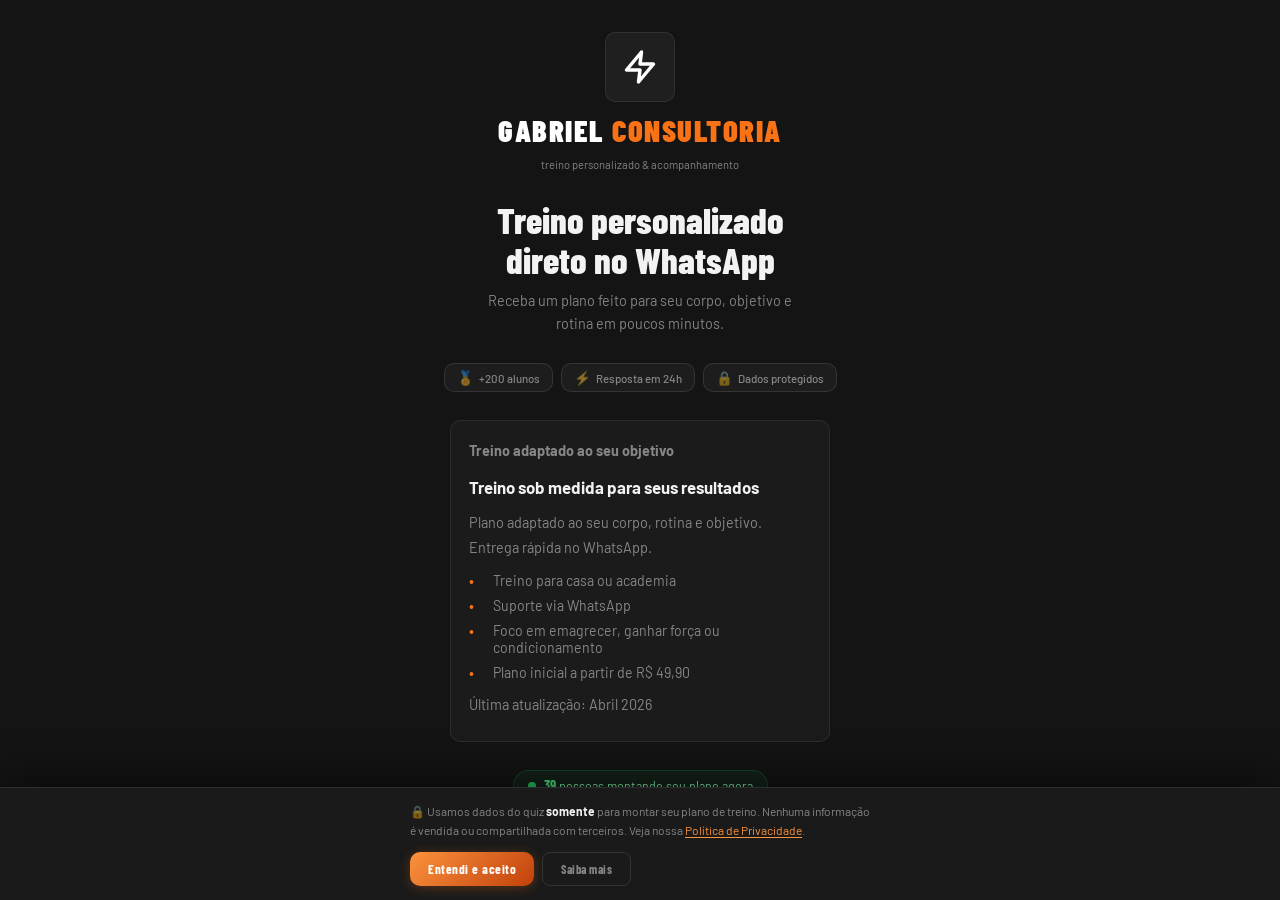
<file: index.html>
<!doctype html>
<html lang="pt-br">
  <head>
    <!-- Google tag (gtag.js) -->
    <script
      async
      src="https://www.googletagmanager.com/gtag/js?id=G-NL321L3MEJ"
    ></script>
    <script>
      window.dataLayer = window.dataLayer || [];
      function gtag() {
        dataLayer.push(arguments);
      }
      gtag("js", new Date());

      gtag("config", "G-NL321L3MEJ");
    </script>

    <meta charset="UTF-8" />
    <meta
      name="viewport"
      content="width=device-width, initial-scale=1.0, maximum-scale=1.0, user-scalable=no"
    />
    <meta name="theme-color" content="#141414" />

    <!-- Segurança — antes de qualquer script -->
    <meta http-equiv="X-Content-Type-Options" content="nosniff" />
    <meta
      http-equiv="Referrer-Policy"
      content="strict-origin-when-cross-origin"
    />
    <meta
      http-equiv="Permissions-Policy"
      content="camera=(), microphone=(), geolocation=()"
    />

    <!-- SEO Básico -->
    <title>Gabriel Consultoria — Treino Personalizado no WhatsApp</title>
    <meta
      name="description"
      content="Treino personalizado rápido. Plano individual entregue no WhatsApp para emagrecer, ganhar força ou melhorar condicionamento."
    />
    <meta
      name="keywords"
      content="treino personalizado online, personal trainer online, plano de treino individual, consultoria fitness, treino em casa, acompanhamento no WhatsApp"
    />
    <meta name="author" content="Gabriel Consultoria" />
    <meta name="robots" content="index, follow" />
    <link
      rel="canonical"
      href="https://roxouw.github.io/consultoria-gabriel/"
    />

    <!-- Open Graph -->
    <meta property="og:type" content="website" />
    <meta
      property="og:title"
      content="Gabriel Consultoria — Treino Personalizado no WhatsApp"
    />
    <meta
      property="og:description"
      content="Treino rápido e adaptado ao seu objetivo. Plano individual entregue no WhatsApp para começar hoje."
    />
    <meta
      property="og:image"
      content="https://roxouw.github.io/consultoria-gabriel/img/logo1200.jpeg"
    />
    <meta property="og:image:width" content="1200" />
    <meta property="og:image:height" content="630" />
    <meta property="og:locale" content="pt_BR" />
    <meta
      property="og:url"
      content="https://roxouw.github.io/consultoria-gabriel/"
    />

    <!-- Twitter Card -->
    <meta name="twitter:card" content="summary_large_image" />
    <meta
      name="twitter:title"
      content="Gabriel Consultoria — Treino Personalizado no WhatsApp"
    />
    <meta
      name="twitter:description"
      content="Treino rápido e adaptado ao seu corpo. Receba o plano no WhatsApp e comece hoje mesmo."
    />
    <meta
      name="twitter:image"
      content="https://roxouw.github.io/consultoria-gabriel/img/logo1200.jpeg"
    />

    <!-- Fonts -->
    <link rel="preconnect" href="https://fonts.googleapis.com" />
    <link rel="preconnect" href="https://fonts.gstatic.com" crossorigin />
    <link
      href="https://fonts.googleapis.com/css2?family=Barlow+Condensed:wght@400;600;700;800;900&family=Barlow:wght@300;400;500;600;700&display=swap"
      rel="stylesheet"
    />

    <!-- Styles -->
    <link rel="stylesheet" href="style.css" />
  </head>
  <body>
    <!-- ══════════════════════════════════════
       TELA 1 — BOAS-VINDAS
  ══════════════════════════════════════ -->
    <div class="screen" id="s-welcome">
      <div class="bg-orbs">
        <div class="orb orb-a"></div>
        <div class="orb orb-b"></div>
      </div>

      <div class="screen-content">
        <div class="w-inner">
          <div class="w-logo">
            <div class="logo-icon">
              <svg
                viewBox="0 0 24 24"
                fill="none"
                stroke="#fff"
                stroke-width="2.3"
                stroke-linecap="round"
                stroke-linejoin="round"
              >
                <path d="M13 2L3 14h9l-1 8 10-12h-9l1-8z" />
              </svg>
            </div>
            <div class="logo-wordmark">GABRIEL <span>CONSULTORIA</span></div>
            <div class="logo-sub">
              treino personalizado &amp; acompanhamento
            </div>
          </div>

          <div class="w-copy">
            <h1>Treino personalizado<br />direto no WhatsApp</h1>
            <p>
              Receba um plano feito para seu corpo, objetivo e rotina em poucos
              minutos.
            </p>
          </div>

          <!-- Selos de credibilidade -->
          <div class="trust-badges">
            <div class="trust-badge">
              <span class="trust-icon">🏅</span>
              <span>+200 alunos</span>
            </div>
            <div class="trust-badge">
              <span class="trust-icon">⚡</span>
              <span>Resposta em 24h</span>
            </div>
            <div class="trust-badge">
              <span class="trust-icon">🔒</span>
              <span>Dados protegidos</span>
            </div>
          </div>

          <div class="seo-copy">
            <p class="seo-tag">Treino adaptado ao seu objetivo</p>
            <h2>Treino sob medida para seus resultados</h2>
            <p>
              Plano adaptado ao seu corpo, rotina e objetivo. Entrega rápida no
              WhatsApp.
            </p>
            <ul class="seo-features">
              <li>Treino para casa ou academia</li>
              <li>Suporte via WhatsApp</li>
              <li>Foco em emagrecer, ganhar força ou condicionamento</li>
              <li>Plano inicial a partir de R$ 49,90</li>
            </ul>
            <p class="seo-update">Última atualização: Abril 2026</p>
          </div>

          <div class="online-counter">
            <span class="online-dot"></span>
            <span
              ><strong id="online-count">--</strong> pessoas montando seu plano
              agora</span
            >
          </div>

          <div class="name-form">
            <input
              class="fi"
              id="inp-name"
              type="text"
              placeholder="Como você se chama?"
              autocomplete="given-name"
              maxlength="40"
              oninput="checkName()"
              onkeydown="if (event.key === 'Enter') goQuiz();"
            />
            <button
              class="btn-orange"
              id="btn-start"
              onclick="goQuiz()"
              disabled
            >
              Eu quero meu treino
              <svg
                viewBox="0 0 24 24"
                fill="none"
                stroke="currentColor"
                stroke-width="2.5"
                stroke-linecap="round"
                stroke-linejoin="round"
              >
                <path d="M5 12h14M12 5l7 7-7 7" />
              </svg>
            </button>
            <p class="w-terms-hint">
              Ao continuar, você concorda com os
              <a href="terms.html" target="_blank" rel="noopener noreferrer"
                >Termos de Uso</a
              >
              e a
              <a href="privacy.html" target="_blank" rel="noopener noreferrer"
                >Política de Privacidade</a
              >.
            </p>
          </div>

          <div class="faq-section">
            <h3>Perguntas rápidas</h3>
            <div class="faq-item">
              <strong>Como recebo o treino?</strong>
              <p>O plano chega no seu WhatsApp após o quiz.</p>
            </div>
            <div class="faq-item">
              <strong>Preciso ter academia?</strong>
              <p>Não. O treino pode ser para casa ou academia.</p>
            </div>
            <div class="faq-item">
              <strong>Quanto custa?</strong>
              <p>Começa em R$ 49,90 com suporte profissional.</p>
            </div>
          </div>
        </div>
      </div>
      <!-- /screen-content -->
    </div>

    <!-- ══════════════════════════════════════
       TELA 2 — QUIZ
  ══════════════════════════════════════ -->
    <div class="screen hidden" id="s-quiz">
      <div class="screen-content">
        <div class="q-inner">
          <div class="q-header">
            <div class="q-logo">
              <div class="q-logo-icon">
                <svg
                  width="15"
                  height="15"
                  viewBox="0 0 24 24"
                  fill="none"
                  stroke="#fff"
                  stroke-width="2.5"
                  stroke-linecap="round"
                  stroke-linejoin="round"
                >
                  <path d="M13 2L3 14h9l-1 8 10-12h-9l1-8z" />
                </svg>
              </div>
              <span class="q-logo-name">GABRIEL <span>CONSULTORIA</span></span>
            </div>

            <div class="prog-wrap">
              <div class="prog-meta">
                <span id="prog-label">Etapa 1</span>
                <span id="prog-pct">0%</span>
              </div>
              <div class="prog-track">
                <div class="prog-fill" id="prog-fill"></div>
              </div>
            </div>

            <div class="q-badge">🔥 Planos de treino a partir de R$ 49,90</div>
          </div>

          <div class="q-block" id="q-block"></div>

          <div class="q-nav">
            <button
              class="btn-gray"
              id="btn-back"
              onclick="prevStep()"
              style="display: none"
            >
              <svg
                viewBox="0 0 24 24"
                fill="none"
                stroke="currentColor"
                stroke-width="2.5"
                stroke-linecap="round"
                stroke-linejoin="round"
              >
                <path d="M19 12H5M12 19l-7-7 7-7" />
              </svg>
            </button>
          </div>

          <p class="q-terms" id="q-terms" style="display: none">
            Ao continuar, você concorda com os
            <a href="terms.html" target="_blank" rel="noopener noreferrer"
              ><strong>Termos de Uso</strong></a
            >,
            <a href="privacy.html" target="_blank" rel="noopener noreferrer"
              ><strong>Política de Privacidade</strong></a
            >
            e a
            <a href="cookies.html" target="_blank" rel="noopener noreferrer"
              ><strong>Política de Cookies</strong></a
            >.
          </p>

          <p class="q-footer">
            © 2026 — Criado por
            <a
              href="https://www.instagram.com/filipe.rosso/"
              target="_blank"
              rel="noopener noreferrer"
              >Rosso Labs</a
            >
          </p>
        </div>
      </div>
      <!-- /screen-content s-quiz -->
    </div>

    <!-- ══════════════════════════════════════
       TELA 3 — ANÁLISE DO PERFIL
  ══════════════════════════════════════ -->
    <div class="screen hidden" id="s-analysis">
      <div class="bg-orbs">
        <div class="orb orb-a" style="opacity: 0.08"></div>
        <div class="orb orb-b" style="opacity: 0.06"></div>
      </div>

      <div class="screen-content">
        <div class="analysis-inner">
          <div class="analysis-icon" id="an-icon">⚡</div>

          <div class="analysis-title">
            <h2>Analisando seu <em>perfil</em>...</h2>
            <p id="an-subtitle">
              Estamos montando o plano ideal para você,
              <strong id="an-name"></strong>.
            </p>
          </div>

          <div class="analysis-steps">
            <div class="an-step" id="an-s1">
              <div class="an-step-icon">💪</div>
              <div class="an-step-text">
                <div class="an-step-label">Analisando biotipo</div>
                <div class="an-step-status" id="an-s1-st">Aguardando...</div>
              </div>
              <div class="an-dot"></div>
            </div>
            <div class="an-step" id="an-s2">
              <div class="an-step-icon">🎯</div>
              <div class="an-step-text">
                <div class="an-step-label">Definindo objetivos</div>
                <div class="an-step-status" id="an-s2-st">Aguardando...</div>
              </div>
              <div class="an-dot"></div>
            </div>
            <div class="an-step" id="an-s3">
              <div class="an-step-icon">🗓️</div>
              <div class="an-step-text">
                <div class="an-step-label">Estruturando treinos</div>
                <div class="an-step-status" id="an-s3-st">Aguardando...</div>
              </div>
              <div class="an-dot"></div>
            </div>
            <div class="an-step" id="an-s4">
              <div class="an-step-icon">✅</div>
              <div class="an-step-text">
                <div class="an-step-label">Finalizando plano</div>
                <div class="an-step-status" id="an-s4-st">Aguardando...</div>
              </div>
              <div class="an-dot"></div>
            </div>
          </div>

          <div class="analysis-bar-wrap">
            <div class="analysis-bar-label">
              <span>Progresso</span>
              <span id="an-pct">0%</span>
            </div>
            <div class="analysis-bar-track">
              <div class="analysis-bar-fill" id="an-bar"></div>
            </div>
          </div>
        </div>
      </div>
      <!-- /screen-content s-analysis -->
    </div>

    <!-- ══════════════════════════════════════
       TELA 4 — CONFIRMAÇÃO + WHATSAPP
  ══════════════════════════════════════ -->
    <div class="screen hidden" id="s-confirm">
      <div class="bg-orbs">
        <div class="orb orb-a" style="opacity: 0.07"></div>
      </div>

      <div class="screen-content">
        <div class="conf-inner">
          <div class="conf-icon">🎯</div>

          <div class="conf-title">
            <h2>Pronto, <em id="conf-name"></em>!</h2>
            <p>
              Seu perfil está completo. Envie agora para o Gabriel e receba seu
              plano personalizado <strong>ainda hoje</strong>!
            </p>
          </div>

          <div class="sum-box" id="sum-box"></div>

          <!-- Depoimentos -->
          <div class="testimonials">
            <div class="testimonial-title">💬 O que dizem nossos alunos</div>
            <div class="testimonials-track" id="testimonials-track">
              <div class="testimonial-card">
                <div class="testimonial-stars">★★★★★</div>
                <p class="testimonial-text">
                  "Perdi 12kg em 4 meses com o acompanhamento do Gabriel. Nunca
                  pensei que conseguiria, mas o treino personalizado fez toda a
                  diferença!"
                </p>
                <div class="testimonial-author">
                  <div class="testimonial-avatar">M</div>
                  <div>
                    <div class="testimonial-name">Mariana S.</div>
                    <div class="testimonial-meta">Aluna há 6 meses</div>
                  </div>
                </div>
              </div>
              <div class="testimonial-card">
                <div class="testimonial-stars">★★★★★</div>
                <p class="testimonial-text">
                  "Treinei sozinho por 2 anos sem resultado. Em 3 meses com o
                  Gabriel já senti a diferença na massa muscular e na
                  disposição!"
                </p>
                <div class="testimonial-author">
                  <div class="testimonial-avatar">R</div>
                  <div>
                    <div class="testimonial-name">Ricardo M.</div>
                    <div class="testimonial-meta">Aluno há 4 meses</div>
                  </div>
                </div>
              </div>
              <div class="testimonial-card">
                <div class="testimonial-stars">★★★★★</div>
                <p class="testimonial-text">
                  "Voltei a treinar depois de anos parada. O Gabriel montou um
                  treino do meu nível e fui evoluindo no ritmo certo. Super
                  recomendo!"
                </p>
                <div class="testimonial-author">
                  <div class="testimonial-avatar">A</div>
                  <div>
                    <div class="testimonial-name">Ana Paula R.</div>
                    <div class="testimonial-meta">Aluna há 8 meses</div>
                  </div>
                </div>
              </div>
            </div>
            <div class="testimonial-dots" id="testimonial-dots">
              <button class="t-dot active" onclick="goTestimonial(0)"></button>
              <button class="t-dot" onclick="goTestimonial(1)"></button>
              <button class="t-dot" onclick="goTestimonial(2)"></button>
            </div>
          </div>

          <div class="contact-form">
            <div class="guarantee-strip">
              <span>🔒 Seus dados são privados</span>
              <span>⚡ Resposta em até 24h</span>
            </div>
            <div class="send-msg" id="send-msg"></div>
            <button class="btn-whatsapp" id="btn-wpp" onclick="sendWhatsApp()">
              Enviar meu perfil ao Gabriel
              <svg viewBox="0 0 24 24" xmlns="http://www.w3.org/2000/svg">
                <path
                  d="M17.472 14.382c-.297-.149-1.758-.867-2.03-.967-.273-.099-.471-.148-.67.15-.197.297-.767.966-.94 1.164-.173.199-.347.223-.644.075-.297-.15-1.255-.463-2.39-1.475-.883-.788-1.48-1.761-1.653-2.059-.173-.297-.018-.458.13-.606.134-.133.298-.347.446-.52.149-.174.198-.298.298-.497.099-.198.05-.371-.025-.52-.075-.149-.669-1.612-.916-2.207-.242-.579-.487-.5-.669-.51-.173-.008-.371-.01-.57-.01-.198 0-.52.074-.792.372-.272.297-1.04 1.016-1.04 2.479 0 1.462 1.065 2.875 1.213 3.074.149.198 2.096 3.2 5.077 4.487.709.306 1.262.489 1.694.625.712.227 1.36.195 1.871.118.571-.085 1.758-.719 2.006-1.413.248-.694.248-1.289.173-1.413-.074-.124-.272-.198-.57-.347m-5.421 7.403h-.004a9.87 9.87 0 01-5.031-1.378l-.361-.214-3.741.982.998-3.648-.235-.374a9.86 9.86 0 01-1.51-5.26c.001-5.45 4.436-9.884 9.888-9.884 2.64 0 5.122 1.03 6.988 2.898a9.825 9.825 0 012.893 6.994c-.003 5.45-4.437 9.884-9.885 9.884m8.413-18.297A11.815 11.815 0 0012.05 0C5.495 0 .16 5.335.157 11.892c0 2.096.547 4.142 1.588 5.945L.057 24l6.305-1.654a11.882 11.882 0 005.683 1.448h.005c6.554 0 11.89-5.335 11.893-11.893a11.821 11.821 0 00-3.48-8.413z"
                />
              </svg>
            </button>
            <p class="conf-lgpd-hint">
              Ao enviar, você concorda com nossa
              <a href="privacy.html" target="_blank" rel="noopener noreferrer"
                >Política de Privacidade</a
              >. Seus dados não serão compartilhados com terceiros.
            </p>
          </div>

          <p class="q-footer">
            © 2026 — Criado por
            <a
              href="https://www.instagram.com/filipe.rosso/"
              target="_blank"
              rel="noopener noreferrer"
              >Rosso Labs</a
            >
          </p>
        </div>
      </div>
      <!-- /screen-content s-confirm -->
    </div>

    <!-- ══════════════════════════════════════
       TELA 5 — AGRADECIMENTO
  ══════════════════════════════════════ -->
    <div class="screen hidden" id="s-thanks">
      <div class="bg-orbs">
        <div class="orb orb-a" style="opacity: 0.08"></div>
        <div class="orb orb-b" style="opacity: 0.06"></div>
      </div>

      <div class="screen-content">
        <div class="thanks-inner">
          <div class="thanks-icon">🎉</div>

          <div class="thanks-title">
            <h2>Mensagem <em>enviada</em>!</h2>
            <p>
              O Gabriel já recebeu seu perfil e vai entrar em contato em breve.
              Enquanto isso, nos siga nas redes!
            </p>
          </div>

          <div class="thanks-socials">
            <a
              class="social-btn social-instagram"
              href="https://www.instagram.com/gabrielmoraes_treinador/"
              target="_blank"
              rel="noopener noreferrer"
            >
              <svg viewBox="0 0 24 24" fill="currentColor">
                <path
                  d="M12 2.163c3.204 0 3.584.012 4.85.07 1.366.062 2.633.334 3.608 1.308.975.975 1.246 2.242 1.308 3.608.058 1.266.07 1.646.07 4.85s-.012 3.584-.07 4.85c-.062 1.366-.334 2.633-1.308 3.608-.975.975-2.242 1.246-3.608 1.308-1.266.058-1.646.07-4.85.07s-3.584-.012-4.85-.07c-1.366-.062-2.633-.334-3.608-1.308-.975-.975-1.246-2.242-1.308-3.608C2.175 15.584 2.163 15.204 2.163 12s.012-3.584.07-4.85c.062-1.366.334-2.633 1.308-3.608.975-.975 2.242-1.246 3.608-1.308C8.416 2.175 8.796 2.163 12 2.163zm0-2.163C8.741 0 8.332.014 7.052.072 5.197.157 3.355.673 2.014 2.014.673 3.355.157 5.197.072 7.052.014 8.332 0 8.741 0 12c0 3.259.014 3.668.072 4.948.085 1.855.601 3.697 1.942 5.038 1.341 1.341 3.183 1.857 5.038 1.942C8.332 23.986 8.741 24 12 24s3.668-.014 4.948-.072c1.855-.085 3.697-.601 5.038-1.942 1.341-1.341 1.857-3.183 1.942-5.038.058-1.28.072-1.689.072-4.948s-.014-3.668-.072-4.948c-.085-1.855-.601-3.697-1.942-5.038C20.645.673 18.803.157 16.948.072 15.668.014 15.259 0 12 0zm0 5.838a6.162 6.162 0 100 12.324 6.162 6.162 0 000-12.324zm0 10.162a4 4 0 110-8 4 4 0 010 8zm6.406-11.845a1.44 1.44 0 100 2.881 1.44 1.44 0 000-2.881z"
                />
              </svg>
              @gabrielmoraes_treinador
            </a>

            <a
              class="social-btn social-tiktok"
              href="https://www.tiktok.com/@gabriel.moraes1312"
              target="_blank"
              rel="noopener noreferrer"
            >
              <svg viewBox="0 0 24 24" fill="currentColor">
                <path
                  d="M19.59 6.69a4.83 4.83 0 01-3.77-4.25V2h-3.45v13.67a2.89 2.89 0 01-2.88 2.5 2.89 2.89 0 01-2.89-2.89 2.89 2.89 0 012.89-2.89c.28 0 .54.04.79.1V9.01a6.33 6.33 0 00-.79-.05 6.34 6.34 0 00-6.34 6.34 6.34 6.34 0 006.34 6.34 6.34 6.34 0 006.33-6.34V8.69a8.18 8.18 0 004.78 1.52V6.76a4.85 4.85 0 01-1.01-.07z"
                />
              </svg>
              @gabriel.moraes1312
            </a>
          </div>

          <p class="thanks-footer">
            © 2026 — Criado por
            <a
              href="https://www.instagram.com/filipe.rosso/"
              target="_blank"
              rel="noopener noreferrer"
              >Rosso Labs</a
            >
          </p>
        </div>
      </div>
      <!-- /screen-content s-thanks -->
    </div>

    <!-- ══════════════════════════════════════
       LOADING OVERLAY
  ══════════════════════════════════════ -->
    <div class="overlay" id="overlay">
      <div class="spinner"></div>
      <p id="overlay-msg">Carregando...</p>
    </div>

    <!-- ══════════════════════════════════════
       BANNER LGPD
  ══════════════════════════════════════ -->
    <div
      class="lgpd-banner"
      id="lgpd-banner"
      role="dialog"
      aria-label="Aviso de cookies e privacidade"
    >
      <div class="lgpd-content">
        <p>
          🔒 Usamos dados do quiz <strong>somente</strong> para montar seu plano
          de treino. Nenhuma informação é vendida ou compartilhada com
          terceiros. Veja nossa
          <a href="privacy.html" target="_blank" rel="noopener noreferrer"
            >Política de Privacidade</a
          >.
        </p>
        <div class="lgpd-actions">
          <button class="lgpd-btn lgpd-accept" onclick="acceptLGPD()">
            Entendi e aceito
          </button>
          <a
            href="privacy.html"
            target="_blank"
            rel="noopener noreferrer"
            class="lgpd-btn lgpd-more"
            >Saiba mais</a
          >
        </div>
      </div>
    </div>

    <!-- Structured Data -->
    <script type="application/ld+json">
      {
        "@context": "https://schema.org",
        "@graph": [
          {
            "@type": "WebSite",
            "@id": "https://roxouw.github.io/consultoria-gabriel/#website",
            "url": "https://roxouw.github.io/consultoria-gabriel/",
            "name": "Gabriel Consultoria",
            "description": "Treinos personalizados online para emagrecimento, hipertrofia e condicionamento.",
            "publisher": {
              "@type": "Organization",
              "name": "Gabriel Consultoria"
            }
          },
          {
            "@type": "ProfessionalService",
            "@id": "https://roxouw.github.io/consultoria-gabriel/#service",
            "name": "Gabriel Consultoria",
            "description": "Personal trainer online que cria planos de treino personalizados com suporte via WhatsApp.",
            "url": "https://roxouw.github.io/consultoria-gabriel/",
            "serviceType": "Personal trainer online",
            "areaServed": "BR",
            "priceRange": "R$ 49,90+",
            "sameAs": [
              "https://www.instagram.com/gabrielmoraes_treinador/",
              "https://www.tiktok.com/@gabriel.moraes1312"
            ]
          },
          {
            "@type": "FAQPage",
            "mainEntity": [
              {
                "@type": "Question",
                "name": "Como funciona o plano de treino personalizado?",
                "acceptedAnswer": {
                  "@type": "Answer",
                  "text": "Você responde um quiz rápido, informando biotipo, objetivo e disponibilidade; em seguida, o treino personalizado é enviado pelo WhatsApp."
                }
              },
              {
                "@type": "Question",
                "name": "Preciso usar academia para o treino?",
                "acceptedAnswer": {
                  "@type": "Answer",
                  "text": "Não. O plano pode ser construído para treinos em casa, na academia ou em qualquer lugar com equipamentos simples."
                }
              },
              {
                "@type": "Question",
                "name": "Qual é o valor inicial do acompanhamento?",
                "acceptedAnswer": {
                  "@type": "Answer",
                  "text": "O plano inicial começa em R$ 49,90 e inclui análise do perfil e envio do treino personalizado via WhatsApp."
                }
              }
            ]
          }
        ]
      }
    </script>

    <!-- App Script -->
    <script src="app.js"></script>
  </body>
</html>
</file>
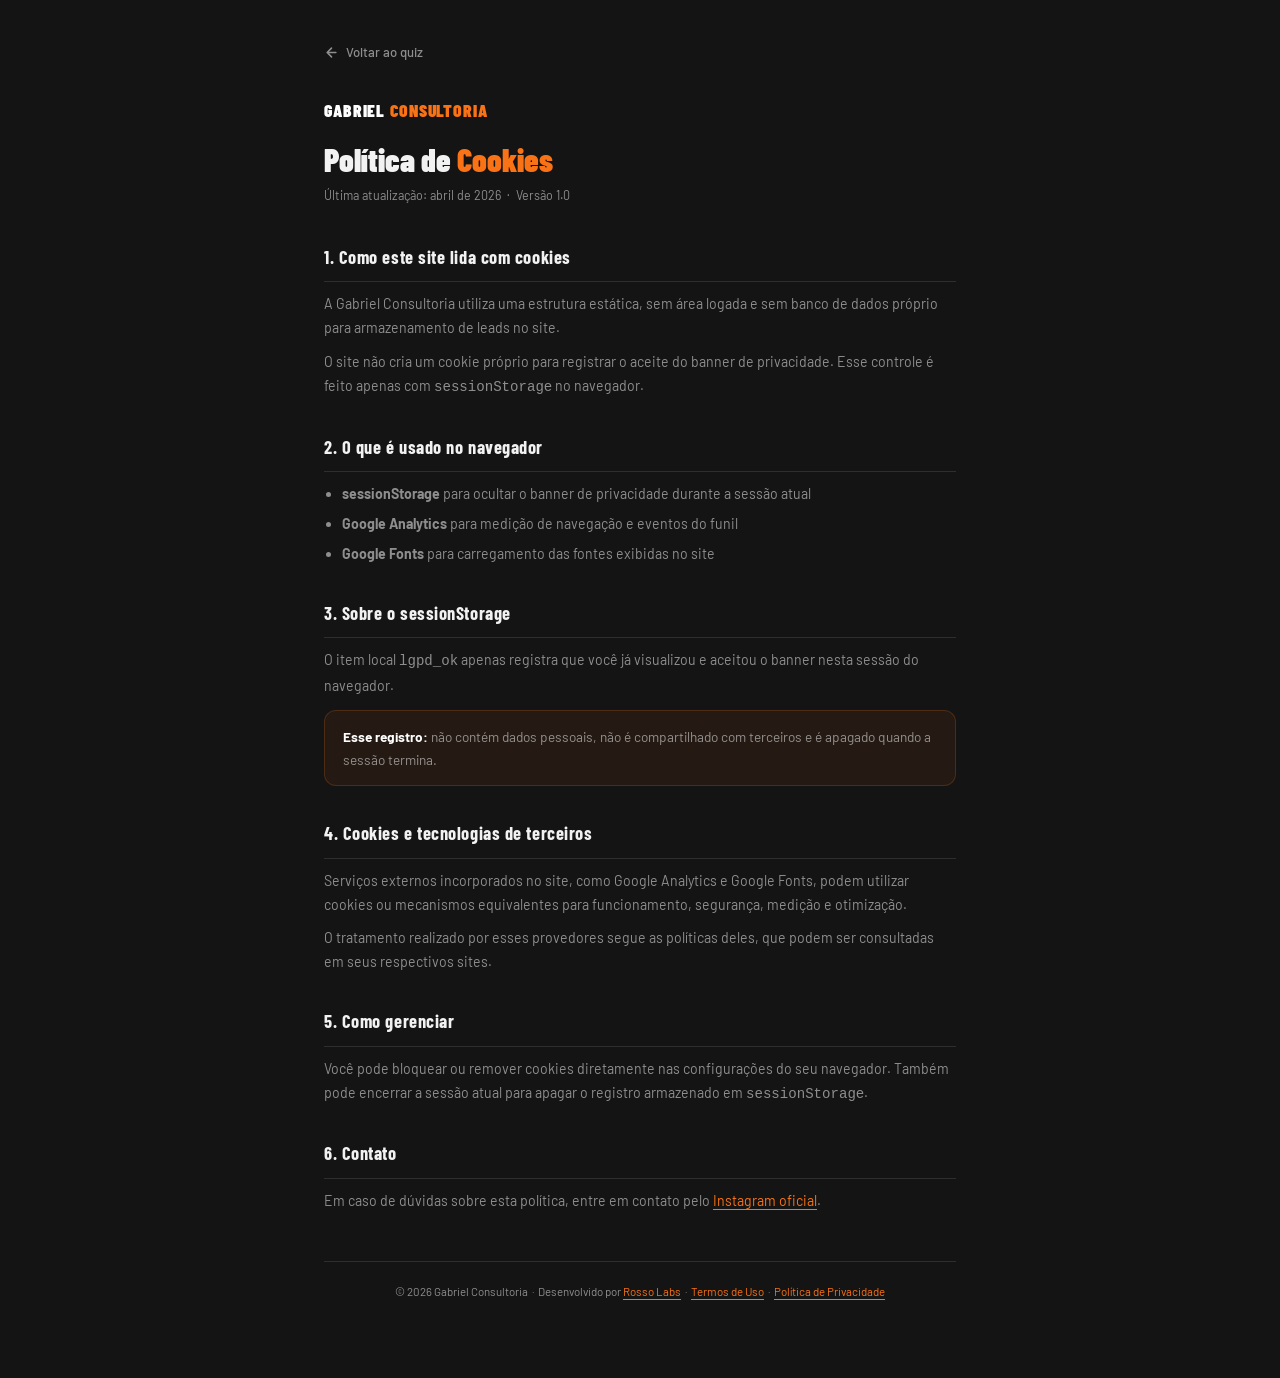
<file: cookies.html>
<!doctype html>
<html lang="pt-br">
  <head>
    <meta charset="UTF-8" />
    <meta name="viewport" content="width=device-width, initial-scale=1.0" />
    <meta name="robots" content="noindex, nofollow" />
    <title>Política de Cookies — Gabriel Consultoria</title>
    <link rel="preconnect" href="https://fonts.googleapis.com" />
    <link rel="preconnect" href="https://fonts.gstatic.com" crossorigin />
    <link
      href="https://fonts.googleapis.com/css2?family=Barlow+Condensed:wght@700;900&family=Barlow:wght@300;400;500;600&display=swap"
      rel="stylesheet"
    />
    <style>
      :root {
        --orange: #f97316;
        --bg: #141414;
        --bg-card: #1e1e1e;
        --border: #2e2e2e;
        --text: #f2f2f2;
        --text-muted: rgba(242, 242, 242, 0.55);
        --font-display: "Barlow Condensed", sans-serif;
        --font-body: "Barlow", sans-serif;
      }
      *,
      *::before,
      *::after {
        box-sizing: border-box;
        margin: 0;
        padding: 0;
      }
      html,
      body {
        background: var(--bg);
        color: var(--text);
        font-family: var(--font-body);
        font-size: 16px;
        line-height: 1.7;
      }
      .page-wrap {
        max-width: 680px;
        margin: 0 auto;
        padding: 40px 24px 80px;
      }
      .back-btn {
        display: inline-flex;
        align-items: center;
        gap: 7px;
        color: var(--text-muted);
        text-decoration: none;
        font-size: 0.82rem;
        font-weight: 500;
        margin-bottom: 32px;
        transition: color 0.18s;
      }
      .back-btn:hover {
        color: var(--orange);
      }
      .back-btn svg {
        width: 15px;
        height: 15px;
        flex-shrink: 0;
      }
      .doc-header {
        margin-bottom: 36px;
      }
      .doc-logo {
        font-family: var(--font-display);
        font-weight: 900;
        font-size: 1.1rem;
        letter-spacing: 0.05em;
        color: #fff;
        margin-bottom: 16px;
      }
      .doc-logo span {
        color: var(--orange);
      }
      .doc-header h1 {
        font-family: var(--font-display);
        font-weight: 900;
        font-size: 2rem;
        line-height: 1.1;
        margin-bottom: 8px;
      }
      .doc-header h1 em {
        font-style: normal;
        color: var(--orange);
      }
      .doc-meta {
        font-size: 0.78rem;
        color: var(--text-muted);
      }
      .doc-section {
        margin-bottom: 32px;
      }
      .doc-section h2 {
        font-family: var(--font-display);
        font-weight: 700;
        font-size: 1.15rem;
        letter-spacing: 0.03em;
        color: var(--text);
        margin-bottom: 10px;
        padding-bottom: 8px;
        border-bottom: 1px solid var(--border);
      }
      .doc-section p {
        font-size: 0.88rem;
        color: var(--text-muted);
        margin-bottom: 10px;
      }
      .doc-section ul {
        margin: 8px 0 10px 18px;
        display: flex;
        flex-direction: column;
        gap: 6px;
      }
      .doc-section li {
        font-size: 0.88rem;
        color: var(--text-muted);
      }
      .highlight-box {
        background: rgba(249, 115, 22, 0.07);
        border: 1px solid rgba(249, 115, 22, 0.2);
        border-radius: 12px;
        padding: 14px 18px;
        margin: 12px 0;
        font-size: 0.85rem;
        color: var(--text-muted);
      }
      .highlight-box strong {
        color: #fff;
      }
      a {
        color: var(--orange);
        text-underline-offset: 3px;
      }
      a:hover {
        opacity: 0.8;
      }
      .doc-footer {
        margin-top: 48px;
        padding-top: 20px;
        border-top: 1px solid var(--border);
        font-size: 0.72rem;
        color: var(--text-muted);
        text-align: center;
      }
    </style>
  </head>
  <body>
    <div class="page-wrap">
      <a class="back-btn" href="index.html">
        <svg
          viewBox="0 0 24 24"
          fill="none"
          stroke="currentColor"
          stroke-width="2.5"
          stroke-linecap="round"
          stroke-linejoin="round"
        >
          <path d="M19 12H5M12 19l-7-7 7-7" />
        </svg>
        Voltar ao quiz
      </a>

      <div class="doc-header">
        <div class="doc-logo">GABRIEL <span>CONSULTORIA</span></div>
        <h1>Política de <em>Cookies</em></h1>
        <p class="doc-meta">
          Última atualização: abril de 2026 &nbsp;·&nbsp; Versão 1.0
        </p>
      </div>

      <div class="doc-section">
        <h2>1. Como este site lida com cookies</h2>
        <p>
          A Gabriel Consultoria utiliza uma estrutura estática, sem área logada
          e sem banco de dados próprio para armazenamento de leads no site.
        </p>
        <p>
          O site não cria um cookie próprio para registrar o aceite do banner de
          privacidade. Esse controle é feito apenas com
          <code>sessionStorage</code> no navegador.
        </p>
      </div>

      <div class="doc-section">
        <h2>2. O que é usado no navegador</h2>
        <ul>
          <li><strong>sessionStorage</strong> para ocultar o banner de privacidade durante a sessão atual</li>
          <li><strong>Google Analytics</strong> para medição de navegação e eventos do funil</li>
          <li><strong>Google Fonts</strong> para carregamento das fontes exibidas no site</li>
        </ul>
      </div>

      <div class="doc-section">
        <h2>3. Sobre o sessionStorage</h2>
        <p>
          O item local <code>lgpd_ok</code> apenas registra que você já
          visualizou e aceitou o banner nesta sessão do navegador.
        </p>
        <div class="highlight-box">
          <strong>Esse registro:</strong> não contém dados pessoais, não é
          compartilhado com terceiros e é apagado quando a sessão termina.
        </div>
      </div>

      <div class="doc-section">
        <h2>4. Cookies e tecnologias de terceiros</h2>
        <p>
          Serviços externos incorporados no site, como Google Analytics e Google
          Fonts, podem utilizar cookies ou mecanismos equivalentes para
          funcionamento, segurança, medição e otimização.
        </p>
        <p>
          O tratamento realizado por esses provedores segue as políticas deles,
          que podem ser consultadas em seus respectivos sites.
        </p>
      </div>

      <div class="doc-section">
        <h2>5. Como gerenciar</h2>
        <p>
          Você pode bloquear ou remover cookies diretamente nas configurações do
          seu navegador. Também pode encerrar a sessão atual para apagar o
          registro armazenado em <code>sessionStorage</code>.
        </p>
      </div>

      <div class="doc-section">
        <h2>6. Contato</h2>
        <p>
          Em caso de dúvidas sobre esta política, entre em contato pelo
          <a
            href="https://www.instagram.com/gabrielmoraes_treinador/"
            target="_blank"
            rel="noopener noreferrer"
            >Instagram oficial</a
          >.
        </p>
      </div>

      <div class="doc-footer">
        © 2026 Gabriel Consultoria &nbsp;·&nbsp; Desenvolvido por
        <a
          href="https://www.instagram.com/filipe.rosso/"
          target="_blank"
          rel="noopener noreferrer"
          >Rosso Labs</a
        >
        &nbsp;·&nbsp;
        <a href="terms.html">Termos de Uso</a>
        &nbsp;·&nbsp;
        <a href="privacy.html">Política de Privacidade</a>
      </div>
    </div>
  </body>
</html>
</file>
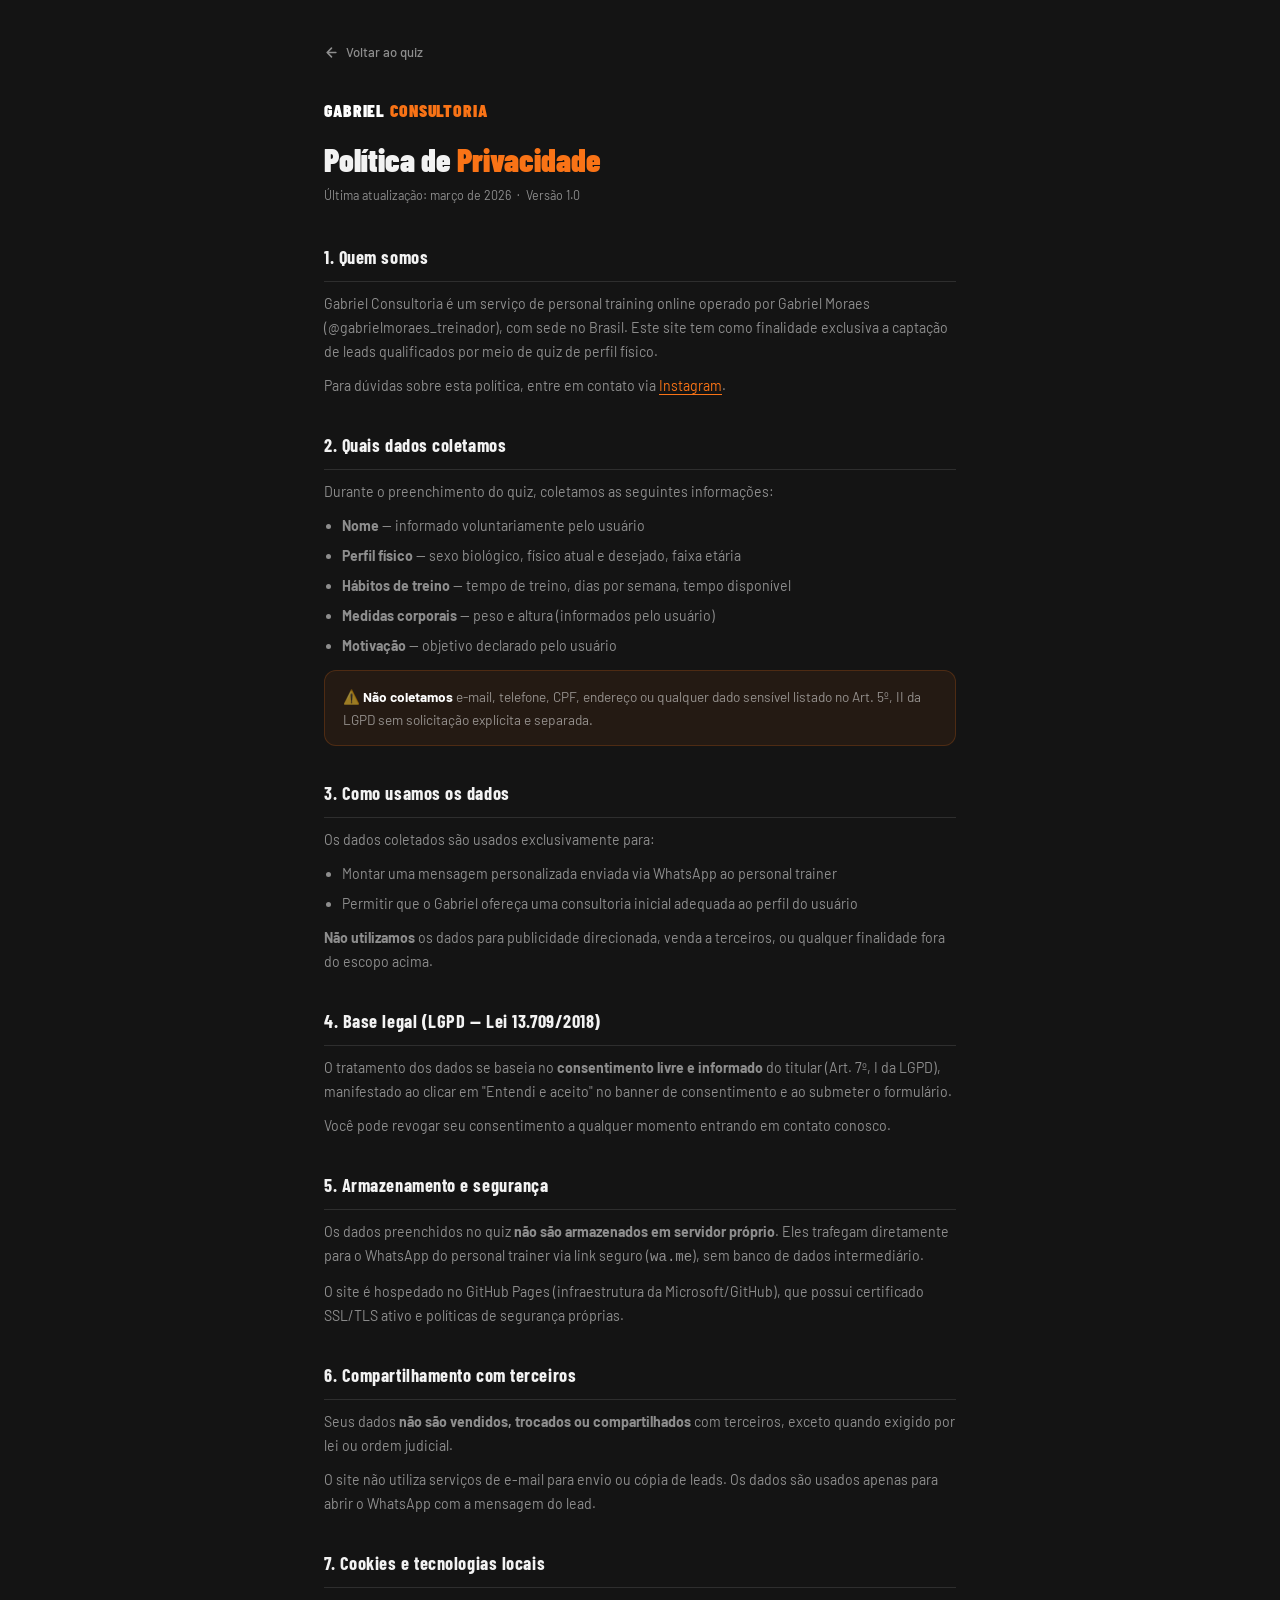
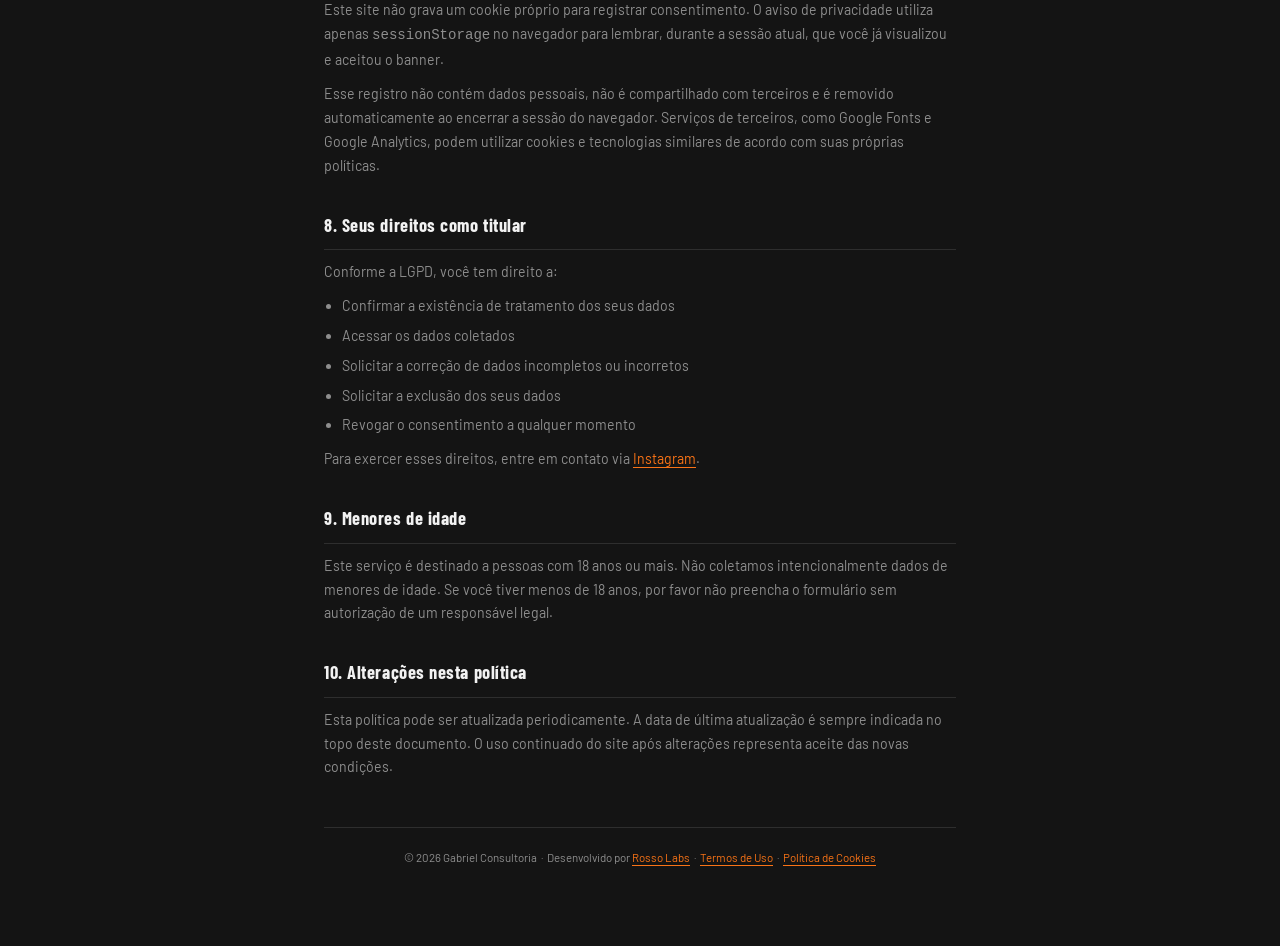
<file: privacy.html>
<!doctype html>
<html lang="pt-br">
  <head>
    <meta charset="UTF-8" />
    <meta name="viewport" content="width=device-width, initial-scale=1.0" />
    <meta name="robots" content="noindex, nofollow" />
    <title>Política de Privacidade — Gabriel Consultoria</title>
    <link rel="preconnect" href="https://fonts.googleapis.com" />
    <link rel="preconnect" href="https://fonts.gstatic.com" crossorigin />
    <link
      href="https://fonts.googleapis.com/css2?family=Barlow+Condensed:wght@700;900&family=Barlow:wght@300;400;500;600&display=swap"
      rel="stylesheet"
    />
    <style>
      :root {
        --orange: #f97316;
        --bg: #141414;
        --bg-card: #1e1e1e;
        --border: #2e2e2e;
        --text: #f2f2f2;
        --text-muted: rgba(242, 242, 242, 0.55);
        --font-display: "Barlow Condensed", sans-serif;
        --font-body: "Barlow", sans-serif;
      }
      *,
      *::before,
      *::after {
        box-sizing: border-box;
        margin: 0;
        padding: 0;
      }
      html,
      body {
        background: var(--bg);
        color: var(--text);
        font-family: var(--font-body);
        font-size: 16px;
        line-height: 1.7;
      }
      .page-wrap {
        max-width: 680px;
        margin: 0 auto;
        padding: 40px 24px 80px;
      }
      .back-btn {
        display: inline-flex;
        align-items: center;
        gap: 7px;
        color: var(--text-muted);
        text-decoration: none;
        font-size: 0.82rem;
        font-weight: 500;
        margin-bottom: 32px;
        transition: color 0.18s;
      }
      .back-btn:hover {
        color: var(--orange);
      }
      .back-btn svg {
        width: 15px;
        height: 15px;
        flex-shrink: 0;
      }
      .doc-header {
        margin-bottom: 36px;
      }
      .doc-logo {
        font-family: var(--font-display);
        font-weight: 900;
        font-size: 1.1rem;
        letter-spacing: 0.05em;
        color: #fff;
        margin-bottom: 16px;
      }
      .doc-logo span {
        color: var(--orange);
      }
      .doc-header h1 {
        font-family: var(--font-display);
        font-weight: 900;
        font-size: 2rem;
        line-height: 1.1;
        margin-bottom: 8px;
      }
      .doc-header h1 em {
        font-style: normal;
        color: var(--orange);
      }
      .doc-meta {
        font-size: 0.78rem;
        color: var(--text-muted);
      }
      .doc-section {
        margin-bottom: 32px;
      }
      .doc-section h2 {
        font-family: var(--font-display);
        font-weight: 700;
        font-size: 1.15rem;
        letter-spacing: 0.03em;
        color: var(--text);
        margin-bottom: 10px;
        padding-bottom: 8px;
        border-bottom: 1px solid var(--border);
      }
      .doc-section p {
        font-size: 0.88rem;
        color: var(--text-muted);
        margin-bottom: 10px;
      }
      .doc-section ul {
        margin: 8px 0 10px 18px;
        display: flex;
        flex-direction: column;
        gap: 6px;
      }
      .doc-section li {
        font-size: 0.88rem;
        color: var(--text-muted);
      }
      .highlight-box {
        background: rgba(249, 115, 22, 0.07);
        border: 1px solid rgba(249, 115, 22, 0.2);
        border-radius: 12px;
        padding: 14px 18px;
        margin: 12px 0;
        font-size: 0.85rem;
        color: var(--text-muted);
      }
      .highlight-box strong {
        color: #fff;
      }
      a {
        color: var(--orange);
        text-underline-offset: 3px;
      }
      a:hover {
        opacity: 0.8;
      }
      .doc-footer {
        margin-top: 48px;
        padding-top: 20px;
        border-top: 1px solid var(--border);
        font-size: 0.72rem;
        color: var(--text-muted);
        text-align: center;
      }
    </style>
  </head>
  <body>
    <div class="page-wrap">
      <a class="back-btn" href="index.html">
        <svg
          viewBox="0 0 24 24"
          fill="none"
          stroke="currentColor"
          stroke-width="2.5"
          stroke-linecap="round"
          stroke-linejoin="round"
        >
          <path d="M19 12H5M12 19l-7-7 7-7" />
        </svg>
        Voltar ao quiz
      </a>

      <div class="doc-header">
        <div class="doc-logo">GABRIEL <span>CONSULTORIA</span></div>
        <h1>Política de <em>Privacidade</em></h1>
        <p class="doc-meta">
          Última atualização: março de 2026 &nbsp;·&nbsp; Versão 1.0
        </p>
      </div>

      <div class="doc-section">
        <h2>1. Quem somos</h2>
        <p>
          Gabriel Consultoria é um serviço de personal training online operado
          por Gabriel Moraes (@gabrielmoraes_treinador), com sede no Brasil.
          Este site tem como finalidade exclusiva a captação de leads
          qualificados por meio de quiz de perfil físico.
        </p>
        <p>
          Para dúvidas sobre esta política, entre em contato via
          <a
            href="https://www.instagram.com/gabrielmoraes_treinador/"
            target="_blank"
            rel="noopener noreferrer"
            >Instagram</a
          >.
        </p>
      </div>

      <div class="doc-section">
        <h2>2. Quais dados coletamos</h2>
        <p>
          Durante o preenchimento do quiz, coletamos as seguintes informações:
        </p>
        <ul>
          <li>
            <strong>Nome</strong> — informado voluntariamente pelo usuário
          </li>
          <li>
            <strong>Perfil físico</strong> — sexo biológico, físico atual e
            desejado, faixa etária
          </li>
          <li>
            <strong>Hábitos de treino</strong> — tempo de treino, dias por
            semana, tempo disponível
          </li>
          <li>
            <strong>Medidas corporais</strong> — peso e altura (informados pelo
            usuário)
          </li>
          <li><strong>Motivação</strong> — objetivo declarado pelo usuário</li>
        </ul>
        <div class="highlight-box">
          ⚠️ <strong>Não coletamos</strong> e-mail, telefone, CPF, endereço ou
          qualquer dado sensível listado no Art. 5º, II da LGPD sem solicitação
          explícita e separada.
        </div>
      </div>

      <div class="doc-section">
        <h2>3. Como usamos os dados</h2>
        <p>Os dados coletados são usados exclusivamente para:</p>
        <ul>
          <li>
            Montar uma mensagem personalizada enviada via WhatsApp ao personal
            trainer
          </li>
          <li>
            Permitir que o Gabriel ofereça uma consultoria inicial adequada ao
            perfil do usuário
          </li>
        </ul>
        <p>
          <strong>Não utilizamos</strong> os dados para publicidade direcionada,
          venda a terceiros, ou qualquer finalidade fora do escopo acima.
        </p>
      </div>

      <div class="doc-section">
        <h2>4. Base legal (LGPD — Lei 13.709/2018)</h2>
        <p>
          O tratamento dos dados se baseia no
          <strong>consentimento livre e informado</strong> do titular (Art. 7º,
          I da LGPD), manifestado ao clicar em "Entendi e aceito" no banner de
          consentimento e ao submeter o formulário.
        </p>
        <p>
          Você pode revogar seu consentimento a qualquer momento entrando em
          contato conosco.
        </p>
      </div>

      <div class="doc-section">
        <h2>5. Armazenamento e segurança</h2>
        <p>
          Os dados preenchidos no quiz
          <strong>não são armazenados em servidor próprio</strong>. Eles
          trafegam diretamente para o WhatsApp do personal trainer via link
          seguro (<code>wa.me</code>), sem banco de dados intermediário.
        </p>
        <p>
          O site é hospedado no GitHub Pages (infraestrutura da
          Microsoft/GitHub), que possui certificado SSL/TLS ativo e políticas de
          segurança próprias.
        </p>
      </div>

      <div class="doc-section">
        <h2>6. Compartilhamento com terceiros</h2>
        <p>
          Seus dados
          <strong>não são vendidos, trocados ou compartilhados</strong> com
          terceiros, exceto quando exigido por lei ou ordem judicial.
        </p>
        <p>
          O site não utiliza serviços de e-mail para envio ou cópia de leads. Os
          dados são usados apenas para abrir o WhatsApp com a mensagem do lead.
        </p>
      </div>

      <div class="doc-section">
        <h2>7. Cookies e tecnologias locais</h2>
        <p>
          Este site não grava um cookie próprio para registrar consentimento.
          O aviso de privacidade utiliza apenas
          <code>sessionStorage</code> no navegador para lembrar, durante a
          sessão atual, que você já visualizou e aceitou o banner.
        </p>
        <p>
          Esse registro não contém dados pessoais, não é compartilhado com
          terceiros e é removido automaticamente ao encerrar a sessão do
          navegador. Serviços de terceiros, como Google Fonts e Google
          Analytics, podem utilizar cookies e tecnologias similares de acordo
          com suas próprias políticas.
        </p>
      </div>

      <div class="doc-section">
        <h2>8. Seus direitos como titular</h2>
        <p>Conforme a LGPD, você tem direito a:</p>
        <ul>
          <li>Confirmar a existência de tratamento dos seus dados</li>
          <li>Acessar os dados coletados</li>
          <li>Solicitar a correção de dados incompletos ou incorretos</li>
          <li>Solicitar a exclusão dos seus dados</li>
          <li>Revogar o consentimento a qualquer momento</li>
        </ul>
        <p>
          Para exercer esses direitos, entre em contato via
          <a
            href="https://www.instagram.com/gabrielmoraes_treinador/"
            target="_blank"
            rel="noopener noreferrer"
            >Instagram</a
          >.
        </p>
      </div>

      <div class="doc-section">
        <h2>9. Menores de idade</h2>
        <p>
          Este serviço é destinado a pessoas com 18 anos ou mais. Não coletamos
          intencionalmente dados de menores de idade. Se você tiver menos de 18
          anos, por favor não preencha o formulário sem autorização de um
          responsável legal.
        </p>
      </div>

      <div class="doc-section">
        <h2>10. Alterações nesta política</h2>
        <p>
          Esta política pode ser atualizada periodicamente. A data de última
          atualização é sempre indicada no topo deste documento. O uso
          continuado do site após alterações representa aceite das novas
          condições.
        </p>
      </div>

      <div class="doc-footer">
        © 2026 Gabriel Consultoria &nbsp;·&nbsp; Desenvolvido por
        <a
          href="https://www.instagram.com/filipe.rosso/"
          target="_blank"
          rel="noopener noreferrer"
          >Rosso Labs</a
        >
        &nbsp;·&nbsp;
        <a href="terms.html">Termos de Uso</a>
        &nbsp;·&nbsp;
        <a href="cookies.html">Política de Cookies</a>
      </div>
    </div>
  </body>
</html>
</file>
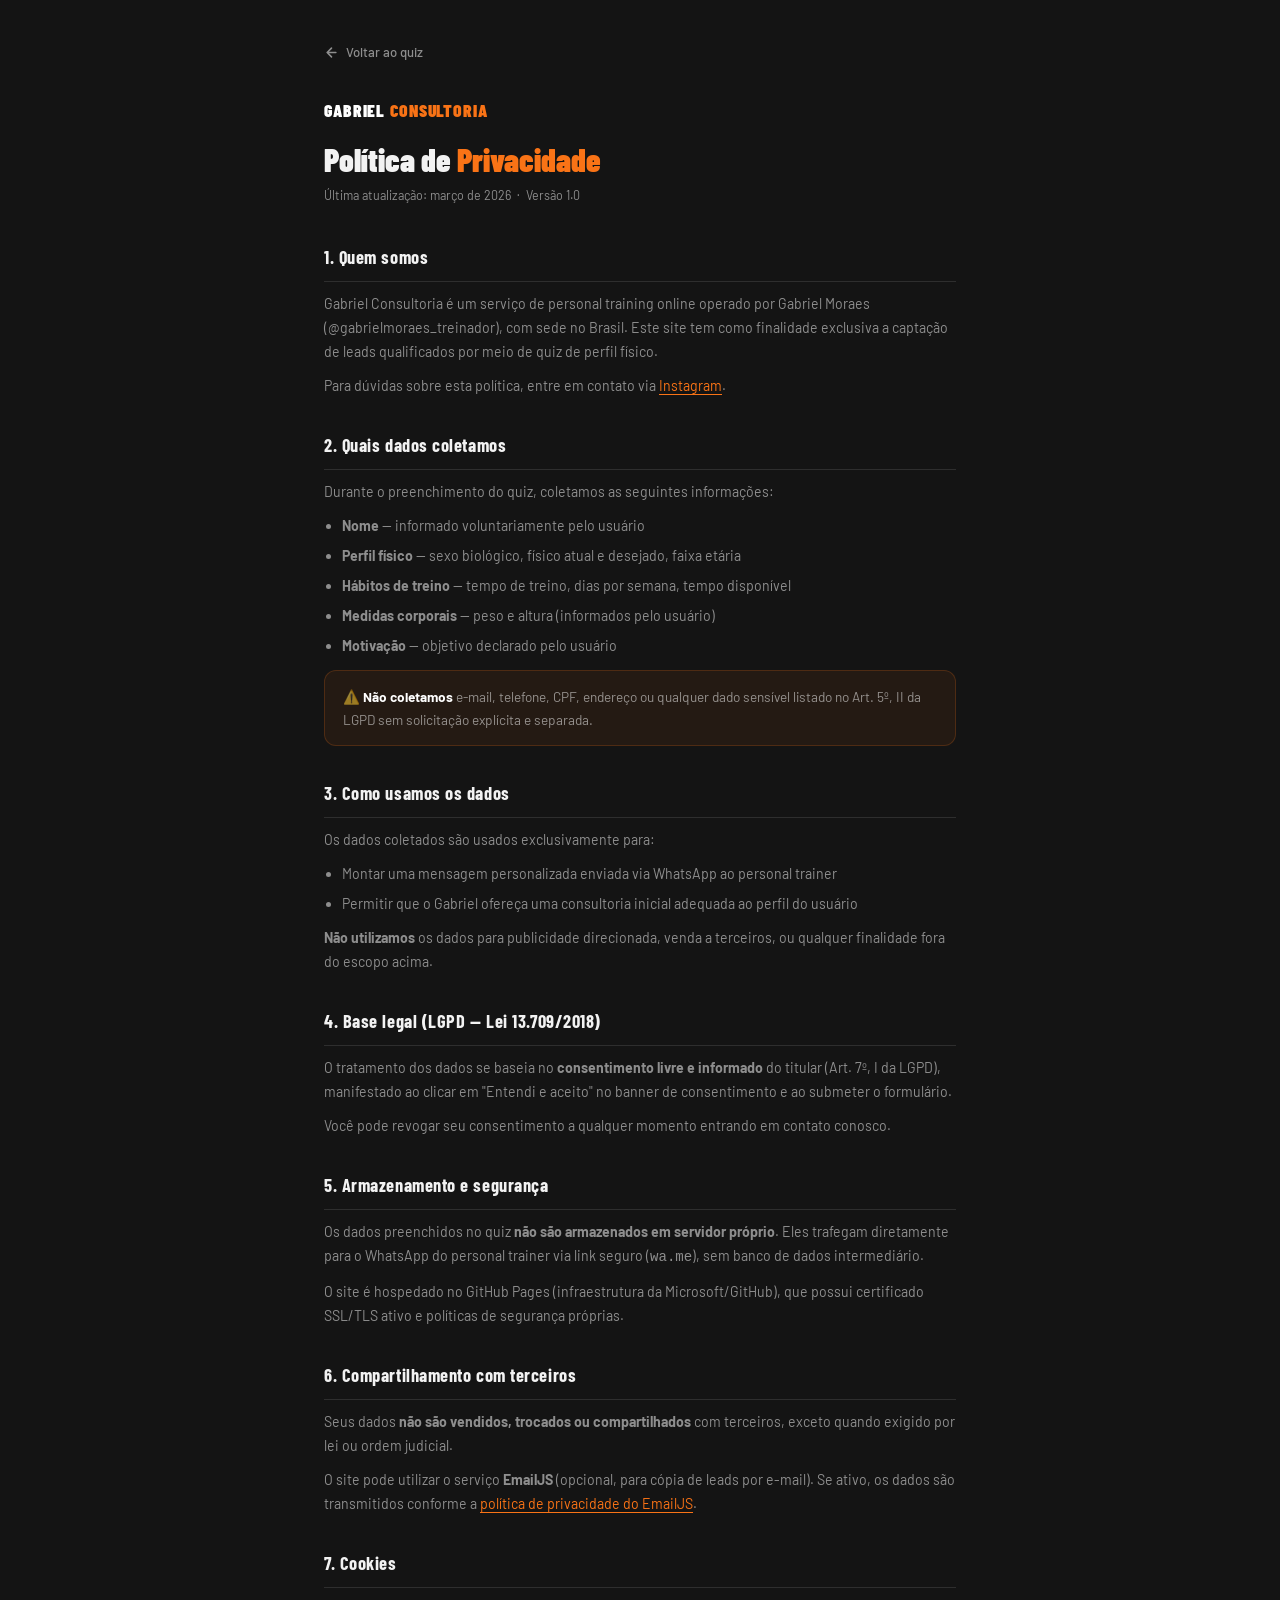
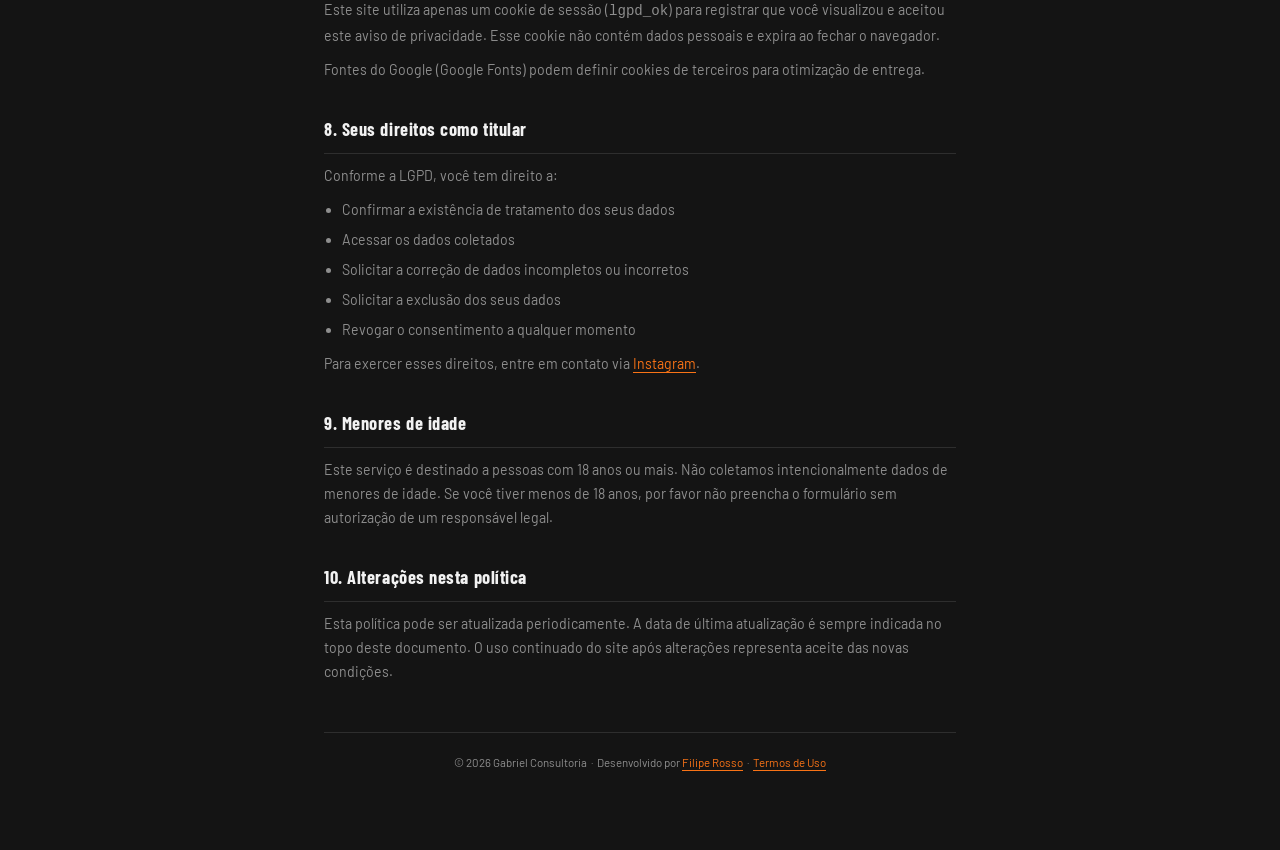
<file: terms.html>
<!DOCTYPE html>
<html lang="pt-br">
<head>
  <meta charset="UTF-8">
  <meta name="viewport" content="width=device-width, initial-scale=1.0">
  <meta name="robots" content="noindex, nofollow">
  <title>Política de Privacidade — Gabriel Consultoria</title>
  <link rel="preconnect" href="https://fonts.googleapis.com">
  <link rel="preconnect" href="https://fonts.gstatic.com" crossorigin>
  <link href="https://fonts.googleapis.com/css2?family=Barlow+Condensed:wght@700;900&family=Barlow:wght@300;400;500;600&display=swap" rel="stylesheet">
  <style>
    :root {
      --orange: #f97316;
      --bg: #141414;
      --bg-card: #1e1e1e;
      --border: #2e2e2e;
      --text: #f2f2f2;
      --text-muted: rgba(242,242,242,0.55);
      --font-display: 'Barlow Condensed', sans-serif;
      --font-body: 'Barlow', sans-serif;
    }
    *, *::before, *::after { box-sizing: border-box; margin: 0; padding: 0; }
    html, body {
      background: var(--bg);
      color: var(--text);
      font-family: var(--font-body);
      font-size: 16px;
      line-height: 1.7;
    }
    .page-wrap {
      max-width: 680px;
      margin: 0 auto;
      padding: 40px 24px 80px;
    }
    .back-btn {
      display: inline-flex;
      align-items: center;
      gap: 7px;
      color: var(--text-muted);
      text-decoration: none;
      font-size: 0.82rem;
      font-weight: 500;
      margin-bottom: 32px;
      transition: color 0.18s;
    }
    .back-btn:hover { color: var(--orange); }
    .back-btn svg { width: 15px; height: 15px; flex-shrink: 0; }
    .doc-header { margin-bottom: 36px; }
    .doc-logo {
      font-family: var(--font-display);
      font-weight: 900;
      font-size: 1.1rem;
      letter-spacing: 0.05em;
      color: #fff;
      margin-bottom: 16px;
    }
    .doc-logo span { color: var(--orange); }
    .doc-header h1 {
      font-family: var(--font-display);
      font-weight: 900;
      font-size: 2rem;
      line-height: 1.1;
      margin-bottom: 8px;
    }
    .doc-header h1 em { font-style: normal; color: var(--orange); }
    .doc-meta {
      font-size: 0.78rem;
      color: var(--text-muted);
    }
    .doc-section { margin-bottom: 32px; }
    .doc-section h2 {
      font-family: var(--font-display);
      font-weight: 700;
      font-size: 1.15rem;
      letter-spacing: 0.03em;
      color: var(--text);
      margin-bottom: 10px;
      padding-bottom: 8px;
      border-bottom: 1px solid var(--border);
    }
    .doc-section p {
      font-size: 0.88rem;
      color: var(--text-muted);
      margin-bottom: 10px;
    }
    .doc-section ul {
      margin: 8px 0 10px 18px;
      display: flex;
      flex-direction: column;
      gap: 6px;
    }
    .doc-section li {
      font-size: 0.88rem;
      color: var(--text-muted);
    }
    .highlight-box {
      background: rgba(249,115,22,0.07);
      border: 1px solid rgba(249,115,22,0.2);
      border-radius: 12px;
      padding: 14px 18px;
      margin: 12px 0;
      font-size: 0.85rem;
      color: var(--text-muted);
    }
    .highlight-box strong { color: #fff; }
    a { color: var(--orange); text-underline-offset: 3px; }
    a:hover { opacity: 0.8; }
    .doc-footer {
      margin-top: 48px;
      padding-top: 20px;
      border-top: 1px solid var(--border);
      font-size: 0.72rem;
      color: var(--text-muted);
      text-align: center;
    }
  </style>
</head>
<body>
  <div class="page-wrap">

    <a class="back-btn" href="index.html">
      <svg viewBox="0 0 24 24" fill="none" stroke="currentColor" stroke-width="2.5" stroke-linecap="round" stroke-linejoin="round">
        <path d="M19 12H5M12 19l-7-7 7-7"/>
      </svg>
      Voltar ao quiz
    </a>

    <div class="doc-header">
      <div class="doc-logo">GABRIEL <span>CONSULTORIA</span></div>
      <h1>Política de <em>Privacidade</em></h1>
      <p class="doc-meta">Última atualização: março de 2026 &nbsp;·&nbsp; Versão 1.0</p>
    </div>

    <div class="doc-section">
      <h2>1. Quem somos</h2>
      <p>
        Gabriel Consultoria é um serviço de personal training online operado por Gabriel Moraes
        (@gabrielmoraes_treinador), com sede no Brasil. Este site tem como finalidade exclusiva
        a captação de leads qualificados por meio de quiz de perfil físico.
      </p>
      <p>
        Para dúvidas sobre esta política, entre em contato via
        <a href="https://www.instagram.com/gabrielmoraes_treinador/" target="_blank" rel="noopener noreferrer">Instagram</a>.
      </p>
    </div>

    <div class="doc-section">
      <h2>2. Quais dados coletamos</h2>
      <p>Durante o preenchimento do quiz, coletamos as seguintes informações:</p>
      <ul>
        <li><strong>Nome</strong> — informado voluntariamente pelo usuário</li>
        <li><strong>Perfil físico</strong> — sexo biológico, físico atual e desejado, faixa etária</li>
        <li><strong>Hábitos de treino</strong> — tempo de treino, dias por semana, tempo disponível</li>
        <li><strong>Medidas corporais</strong> — peso e altura (informados pelo usuário)</li>
        <li><strong>Motivação</strong> — objetivo declarado pelo usuário</li>
      </ul>
      <div class="highlight-box">
        ⚠️ <strong>Não coletamos</strong> e-mail, telefone, CPF, endereço ou qualquer dado sensível
        listado no Art. 5º, II da LGPD sem solicitação explícita e separada.
      </div>
    </div>

    <div class="doc-section">
      <h2>3. Como usamos os dados</h2>
      <p>Os dados coletados são usados exclusivamente para:</p>
      <ul>
        <li>Montar uma mensagem personalizada enviada via WhatsApp ao personal trainer</li>
        <li>Permitir que o Gabriel ofereça uma consultoria inicial adequada ao perfil do usuário</li>
      </ul>
      <p>
        <strong>Não utilizamos</strong> os dados para publicidade direcionada, venda a terceiros,
        ou qualquer finalidade fora do escopo acima.
      </p>
    </div>

    <div class="doc-section">
      <h2>4. Base legal (LGPD — Lei 13.709/2018)</h2>
      <p>O tratamento dos dados se baseia no <strong>consentimento livre e informado</strong>
      do titular (Art. 7º, I da LGPD), manifestado ao clicar em "Entendi e aceito" no banner
      de consentimento e ao submeter o formulário.</p>
      <p>Você pode revogar seu consentimento a qualquer momento entrando em contato conosco.</p>
    </div>

    <div class="doc-section">
      <h2>5. Armazenamento e segurança</h2>
      <p>
        Os dados preenchidos no quiz <strong>não são armazenados em servidor próprio</strong>.
        Eles trafegam diretamente para o WhatsApp do personal trainer via link seguro
        (<code>wa.me</code>), sem banco de dados intermediário.
      </p>
      <p>
        O site é hospedado no GitHub Pages (infraestrutura da Microsoft/GitHub), que possui
        certificado SSL/TLS ativo e políticas de segurança próprias.
      </p>
    </div>

    <div class="doc-section">
      <h2>6. Compartilhamento com terceiros</h2>
      <p>
        Seus dados <strong>não são vendidos, trocados ou compartilhados</strong> com terceiros,
        exceto quando exigido por lei ou ordem judicial.
      </p>
      <p>
        O site pode utilizar o serviço <strong>EmailJS</strong> (opcional, para cópia de leads
        por e-mail). Se ativo, os dados são transmitidos conforme a
        <a href="https://www.emailjs.com/legal/privacy-policy/" target="_blank" rel="noopener noreferrer">política de privacidade do EmailJS</a>.
      </p>
    </div>

    <div class="doc-section">
      <h2>7. Cookies</h2>
      <p>
        Este site utiliza apenas um cookie de sessão (<code>lgpd_ok</code>) para registrar
        que você visualizou e aceitou este aviso de privacidade. Esse cookie não contém dados
        pessoais e expira ao fechar o navegador.
      </p>
      <p>Fontes do Google (Google Fonts) podem definir cookies de terceiros para otimização de entrega.</p>
    </div>

    <div class="doc-section">
      <h2>8. Seus direitos como titular</h2>
      <p>Conforme a LGPD, você tem direito a:</p>
      <ul>
        <li>Confirmar a existência de tratamento dos seus dados</li>
        <li>Acessar os dados coletados</li>
        <li>Solicitar a correção de dados incompletos ou incorretos</li>
        <li>Solicitar a exclusão dos seus dados</li>
        <li>Revogar o consentimento a qualquer momento</li>
      </ul>
      <p>
        Para exercer esses direitos, entre em contato via
        <a href="https://www.instagram.com/gabrielmoraes_treinador/" target="_blank" rel="noopener noreferrer">Instagram</a>.
      </p>
    </div>

    <div class="doc-section">
      <h2>9. Menores de idade</h2>
      <p>
        Este serviço é destinado a pessoas com 18 anos ou mais. Não coletamos intencionalmente
        dados de menores de idade. Se você tiver menos de 18 anos, por favor não preencha o
        formulário sem autorização de um responsável legal.
      </p>
    </div>

    <div class="doc-section">
      <h2>10. Alterações nesta política</h2>
      <p>
        Esta política pode ser atualizada periodicamente. A data de última atualização é sempre
        indicada no topo deste documento. O uso continuado do site após alterações representa
        aceite das novas condições.
      </p>
    </div>

    <div class="doc-footer">
      © 2026 Gabriel Consultoria &nbsp;·&nbsp;
      Desenvolvido por <a href="https://www.instagram.com/filipe.rosso/" target="_blank" rel="noopener noreferrer">Filipe Rosso</a>
      &nbsp;·&nbsp;
      <a href="terms.html">Termos de Uso</a>
    </div>

  </div>
</body>
</html>
</file>
<file: style.css>
/* ============================================================
   GABRIEL CONSULTORIA — style.css
   Autor: Rosso Labs (@filipe.rosso)
   ============================================================ */

/* ── Google Fonts ── */
@import url("https://fonts.googleapis.com/css2?family=Barlow+Condensed:wght@400;600;700;800;900&family=Barlow:wght@300;400;500;600;700&display=swap");

/* ── Design Tokens ── */
:root {
  /* Brand Colors */
  --orange: #f97316;
  --orange-light: #fb923c;
  --orange-dark: #c2410c;
  --orange-glow: rgba(249, 115, 22, 0.22);
  --orange-subtle: rgba(249, 115, 22, 0.09);

  /* Surface Colors */
  --bg: #141414;
  --bg-card: #1e1e1e;
  --bg-input: #252525;
  --border: #333333;
  --border-hl: #555555;

  /* Typography Colors */
  --text: #f2f2f2;
  --text-muted: rgba(242, 242, 242, 0.5);
  --text-dim: rgba(242, 242, 242, 0.3);

  /* Typography */
  --font-display: "Barlow Condensed", sans-serif;
  --font-body: "Barlow", sans-serif;

  /* Border Radius */
  --r-sm: 10px;
  --r-md: 14px;
  --r-lg: 20px;

  /* Transitions */
  --transition-fast: 0.15s ease;
  --transition-base: 0.18s ease;
  --transition-slow: 0.4s ease;
}

/* ── Reset ── */
*,
*::before,
*::after {
  box-sizing: border-box;
  margin: 0;
  padding: 0;
}

html,
body {
  min-height: 100svh;
  background: var(--bg);
  color: var(--text);
  font-family: var(--font-body);
  font-size: 16px;
  -webkit-tap-highlight-color: transparent;
  overscroll-behavior: none;
}

/* ============================================================
   SCREENS
   ============================================================ */
.screen {
  position: fixed;
  inset: 0;
  display: flex;
  flex-direction: column;
  align-items: center;
  justify-content: flex-start; /* scroll cuida do posicionamento */
  padding: 0; /* padding fica no .screen-content */
  z-index: 10;
  overflow: hidden; /* scroll gerenciado pelo SmoothScroll JS */
  visibility: visible;
  transition:
    opacity 0.45s cubic-bezier(0.4, 0, 0.2, 1),
    transform 0.45s cubic-bezier(0.4, 0, 0.2, 1),
    visibility 0s linear;
  will-change: opacity, transform;
}
.screen.hidden {
  opacity: 0;
  pointer-events: none;
  visibility: hidden;
  transform: translateY(28px);
  transition:
    opacity 0.45s cubic-bezier(0.4, 0, 0.2, 1),
    transform 0.45s cubic-bezier(0.4, 0, 0.2, 1),
    visibility 0s linear 0.45s; /* delay = duração do fade */
}
.screen.exit {
  opacity: 0;
  transform: translateY(-28px);
  pointer-events: none;
  visibility: hidden;
  transition:
    opacity 0.45s cubic-bezier(0.4, 0, 0.2, 1),
    transform 0.45s cubic-bezier(0.4, 0, 0.2, 1),
    visibility 0s linear 0.45s;
}

/* ── Smooth scroll viewport dentro de cada tela ── */
.screen-scroll {
  position: absolute;
  inset: 0;
  overflow: hidden;
  pointer-events: none; /* recebido pelo wrapper externo */
}
.screen-content {
  position: absolute;
  top: 0;
  left: 0;
  right: 0;
  padding: 20px;
  display: flex;
  flex-direction: column;
  align-items: center;
  will-change: transform;
  pointer-events: all;
}

/* ── Stagger de entrada dos elementos ── */
@keyframes revealUp {
  from {
    opacity: 0;
    transform: translateY(18px);
  }
  to {
    opacity: 1;
    transform: translateY(0);
  }
}
/* Stagger aplicado só no wrapper pai — sem pointer-events: none */
.stagger-in > * {
  animation: revealUp 0.5s cubic-bezier(0.22, 1, 0.36, 1) both;
}
.stagger-in > *:nth-child(1) {
  animation-delay: 0.04s;
}
.stagger-in > *:nth-child(2) {
  animation-delay: 0.1s;
}
.stagger-in > *:nth-child(3) {
  animation-delay: 0.16s;
}
.stagger-in > *:nth-child(4) {
  animation-delay: 0.22s;
}
.stagger-in > *:nth-child(5) {
  animation-delay: 0.28s;
}
.stagger-in > *:nth-child(6) {
  animation-delay: 0.34s;
}

/* ── Orb Background ── */
.bg-orbs {
  position: absolute;
  inset: 0;
  overflow: hidden;
  pointer-events: none;
}
.orb {
  position: absolute;
  border-radius: 50%;
  filter: blur(90px);
  opacity: 0.13;
}
.orb-a {
  width: 400px;
  height: 400px;
  background: var(--orange);
  top: -120px;
  right: -80px;
  animation: orbA 9s ease-in-out infinite;
}
.orb-b {
  width: 280px;
  height: 280px;
  background: var(--orange-dark);
  bottom: -60px;
  left: -60px;
  animation: orbB 11s ease-in-out infinite;
}
@keyframes orbA {
  0%,
  100% {
    transform: translate(0, 0);
  }
  50% {
    transform: translate(-16px, 16px);
  }
}
@keyframes orbB {
  0%,
  100% {
    transform: translate(0, 0);
  }
  50% {
    transform: translate(12px, -12px);
  }
}

/* ── Shared Animations ── */
@keyframes fadeUp {
  from {
    opacity: 0;
    transform: translateY(16px);
  }
  to {
    opacity: 1;
    transform: translateY(0);
  }
}
@keyframes spin {
  to {
    transform: rotate(360deg);
  }
}
@keyframes pulseDot {
  0%,
  100% {
    opacity: 1;
    transform: scale(1);
  }
  50% {
    opacity: 0.5;
    transform: scale(1.4);
  }
}

/* ============================================================
   WELCOME SCREEN
   ============================================================ */
.w-inner {
  position: relative;
  z-index: 1;
  display: flex;
  flex-direction: column;
  align-items: center;
  justify-content: center;
  width: 100%;
  max-width: 400px;
  min-height: 100svh;
  padding: 32px 0;
  gap: 28px;
}

/* Logo */
.w-logo {
  display: flex;
  flex-direction: column;
  align-items: center;
  gap: 10px;
}

.logo-icon {
  width: 70px;
  height: 70px;
  background: linear-gradient(135deg, var(--orange-light), var(--orange-dark));
  border-radius: 18px;
  display: flex;
  align-items: center;
  justify-content: center;
  box-shadow: 0 0 50px var(--orange-glow);
}
.logo-icon svg {
  width: 36px;
  height: 36px;
}

.logo-wordmark {
  font-family: var(--font-display);
  font-weight: 900;
  font-size: 1.9rem;
  letter-spacing: 0.05em;
  color: #fff;
}
.logo-wordmark span {
  color: var(--orange);
}

.logo-sub {
  font-size: 0.7rem;
  letter-spacing: 0.18em;
  text-transform: uppercase;
  color: var(--text-muted);
}

/* Copy */
.w-copy {
  text-align: center;
}
.w-copy h1 {
  font-family: var(--font-display);
  font-weight: 800;
  font-size: 2rem;
  line-height: 1.1;
  margin-bottom: 9px;
}
.w-copy h1 em {
  font-style: normal;
  color: var(--orange);
}
.w-copy p {
  font-size: 0.9rem;
  color: var(--text-muted);
  line-height: 1.6;
  max-width: 310px;
  margin: 0 auto;
}

.seo-copy {
  width: 100%;
  max-width: 380px;
  margin: 0 auto;
  padding: 18px 18px 12px;
  border: 1px solid rgba(255, 255, 255, 0.08);
  border-radius: 18px;
  background: rgba(255, 255, 255, 0.03);
}

.seo-tag {
  display: inline-block;
  margin-bottom: 12px;
  font-size: 0.8rem;
  font-weight: 700;
  letter-spacing: 0.12em;
  color: var(--orange);
  text-transform: uppercase;
}

.seo-copy h2 {
  font-size: 1.05rem;
  line-height: 1.4;
  margin-bottom: 12px;
}

.seo-copy p {
  color: var(--text-muted);
  font-size: 0.9rem;
  line-height: 1.7;
  margin-bottom: 12px;
}

.seo-features {
  list-style: none;
  padding-left: 0;
  margin: 0 0 12px;
  display: grid;
  gap: 8px;
}

.seo-features li {
  position: relative;
  padding-left: 24px;
  color: var(--text-muted);
  font-size: 0.88rem;
}

.seo-features li::before {
  content: "•";
  position: absolute;
  left: 0;
  color: var(--orange);
  font-size: 1rem;
  line-height: 1;
}

.seo-update {
  font-size: 0.78rem;
  color: rgba(242, 242, 242, 0.55);
  margin-bottom: 18px;
}

.faq-section {
  width: 100%;
  max-width: 380px;
  margin: 18px auto 0;
  padding: 18px;
  border: 1px solid rgba(255, 255, 255, 0.08);
  border-radius: 18px;
  background: rgba(255, 255, 255, 0.03);
}

.faq-section h3 {
  font-size: 1rem;
  margin-bottom: 14px;
}

.faq-item {
  margin-bottom: 12px;
}

.faq-item strong {
  display: block;
  color: #fff;
  margin-bottom: 6px;
  font-size: 0.95rem;
}

.faq-item p {
  color: var(--text-muted);
  font-size: 0.88rem;
  line-height: 1.6;
  margin: 0;
}

/* Name form */
.name-form {
  width: 100%;
  display: flex;
  flex-direction: column;
  gap: 11px;
}

/* ── Shared Input ── */
.fi {
  width: 100%;
  background: var(--bg-input);
  border: 1.5px solid var(--border);
  border-radius: var(--r-md);
  padding: 15px 18px;
  font-family: var(--font-body);
  font-size: 1rem;
  font-weight: 500;
  color: var(--text);
  outline: none;
  transition:
    border-color 0.2s,
    box-shadow 0.2s;
  -webkit-appearance: none;
}
.fi::placeholder {
  color: #555;
}
.fi:focus {
  border-color: var(--orange);
  box-shadow: 0 0 0 3px var(--orange-glow);
}

/* ============================================================
   BUTTONS
   ============================================================ */
.btn-orange {
  width: 100%;
  background: linear-gradient(135deg, var(--orange-light), var(--orange-dark));
  color: #fff;
  border: none;
  border-radius: var(--r-md);
  padding: 16px 24px;
  font-family: var(--font-display);
  font-weight: 700;
  font-size: 1.1rem;
  letter-spacing: 0.06em;
  text-transform: uppercase;
  cursor: pointer;
  display: flex;
  align-items: center;
  justify-content: center;
  gap: 9px;
  transition:
    transform var(--transition-fast),
    box-shadow var(--transition-fast),
    opacity var(--transition-fast);
  box-shadow: 0 4px 22px rgba(249, 115, 22, 0.32);
}
.btn-orange:hover {
  transform: translateY(-1px);
  box-shadow: 0 6px 28px rgba(249, 115, 22, 0.44);
}
.btn-orange:active {
  transform: scale(0.98);
}
.btn-orange:disabled {
  opacity: 0.35;
  cursor: not-allowed;
  transform: none;
}
.btn-orange svg {
  width: 17px;
  height: 17px;
  flex-shrink: 0;
}

.btn-whatsapp {
  width: 100%;
  background: linear-gradient(135deg, #25d366, #128c7e);
  color: #fff;
  border: none;
  border-radius: var(--r-md);
  padding: 16px 24px;
  font-family: var(--font-display);
  font-weight: 700;
  font-size: 1.1rem;
  letter-spacing: 0.06em;
  text-transform: uppercase;
  cursor: pointer;
  display: flex;
  align-items: center;
  justify-content: center;
  gap: 9px;
  transition:
    transform var(--transition-fast),
    box-shadow var(--transition-fast),
    opacity var(--transition-fast);
  box-shadow: 0 4px 22px rgba(37, 211, 102, 0.28);
}
.btn-whatsapp:hover {
  transform: translateY(-1px);
  box-shadow: 0 6px 28px rgba(37, 211, 102, 0.4);
}
.btn-whatsapp:active {
  transform: scale(0.98);
}
.btn-whatsapp:disabled {
  opacity: 0.35;
  cursor: not-allowed;
  transform: none;
}
.btn-whatsapp svg {
  width: 19px;
  height: 19px;
  flex-shrink: 0;
  fill: #fff;
}

.btn-gray {
  flex-shrink: 0;
  width: 50px;
  height: 50px;
  background: var(--bg-card);
  border: 1.5px solid var(--border);
  border-radius: var(--r-md);
  cursor: pointer;
  display: flex;
  align-items: center;
  justify-content: center;
  color: var(--text-muted);
  transition:
    border-color var(--transition-base),
    color var(--transition-base);
}
.btn-gray:hover {
  border-color: var(--orange);
  color: var(--orange);
}
.btn-gray svg {
  width: 17px;
  height: 17px;
  fill: currentColor;
}

.btn-confirm {
  width: 100%;
  margin-top: 8px;
  background: linear-gradient(135deg, var(--orange-light), var(--orange-dark));
  color: #fff;
  border: none;
  border-radius: var(--r-md);
  padding: 15px 24px;
  font-family: var(--font-display);
  font-weight: 700;
  font-size: 1.05rem;
  letter-spacing: 0.06em;
  text-transform: uppercase;
  cursor: pointer;
  display: flex;
  align-items: center;
  justify-content: center;
  gap: 9px;
  transition:
    transform var(--transition-fast),
    box-shadow var(--transition-fast);
  box-shadow: 0 4px 20px rgba(249, 115, 22, 0.3);
}
.btn-confirm:hover {
  transform: translateY(-1px);
  box-shadow: 0 6px 26px rgba(249, 115, 22, 0.42);
}
.btn-confirm:active {
  transform: scale(0.98);
}
.btn-confirm svg {
  width: 16px;
  height: 16px;
  flex-shrink: 0;
}

/* ============================================================
   QUIZ SCREEN
   ============================================================ */
.q-inner {
  position: relative;
  z-index: 1;
  display: flex;
  flex-direction: column;
  align-items: center;
  justify-content: center;
  width: 100%;
  max-width: 460px;
  min-height: 100svh;
  padding: 24px 0 32px;
  margin: 0 auto;
  gap: 16px;
}

/* Header */
.q-header {
  width: 100%;
  display: flex;
  flex-direction: column;
  align-items: center;
  gap: 11px;
  padding-bottom: 2px;
}

.q-logo {
  display: flex;
  align-items: center;
  gap: 8px;
}
.q-logo-icon {
  width: 28px;
  height: 28px;
  background: linear-gradient(135deg, var(--orange-light), var(--orange-dark));
  border-radius: 7px;
  display: flex;
  align-items: center;
  justify-content: center;
}
.q-logo-name {
  font-family: var(--font-display);
  font-weight: 900;
  font-size: 1rem;
  letter-spacing: 0.04em;
  color: #fff;
}
.q-logo-name span {
  color: var(--orange);
}

/* Progress Bar */
.prog-wrap {
  width: 100%;
  display: flex;
  flex-direction: column;
  gap: 5px;
}
.prog-meta {
  display: flex;
  justify-content: space-between;
  font-size: 0.68rem;
  color: var(--text-muted);
  font-weight: 500;
}
.prog-track {
  width: 100%;
  height: 5px;
  border-radius: 99px;
  background: #2a2a2a;
  overflow: hidden;
}
.prog-fill {
  height: 100%;
  background: linear-gradient(90deg, var(--orange-dark), var(--orange-light));
  border-radius: 99px;
  transition: width 0.5s cubic-bezier(0.4, 0, 0.2, 1);
  width: 0%;
}

/* Badge */
.q-badge {
  display: inline-flex;
  align-items: center;
  gap: 6px;
  background: rgba(249, 115, 22, 0.1);
  border: 1px solid rgba(249, 115, 22, 0.25);
  color: var(--orange-light);
  font-family: var(--font-display);
  font-weight: 700;
  font-size: 0.75rem;
  letter-spacing: 0.05em;
  text-transform: uppercase;
  padding: 4px 12px;
  border-radius: 99px;
}

/* Question Block */
.q-block {
  width: 100%;
  display: flex;
  flex-direction: column;
  align-items: center;
  gap: 14px;
  animation: fadeUp 0.35s ease both;
}

.q-title {
  text-align: center;
  width: 100%;
}
.q-title h2 {
  font-family: var(--font-display);
  font-weight: 800;
  font-size: 1.4rem;
  line-height: 1.2;
}
.q-title h2 em {
  font-style: normal;
  color: var(--orange);
}
.q-title p {
  font-size: 0.78rem;
  color: var(--text-muted);
  margin-top: 5px;
  line-height: 1.5;
}

/* Nav */
.q-nav {
  width: 100%;
  display: flex;
  gap: 9px;
  justify-content: flex-start;
}

/* Footer / Terms */
.q-terms {
  font-size: 0.65rem;
  color: var(--text-dim);
  text-align: center;
  line-height: 1.6;
  padding: 0 6px;
}
.q-terms strong {
  color: rgba(242, 242, 242, 0.55);
}

.q-footer {
  font-size: 0.58rem;
  color: var(--text-dim);
  text-align: center;
}
.q-footer a {
  color: inherit;
  text-decoration: none;
}
.q-footer a:hover {
  color: var(--orange);
}

/* Multi-select hint */
.multi-hint {
  font-size: 0.72rem;
  color: var(--text-dim);
  text-align: center;
}

/* ============================================================
   OPTION CARDS
   ============================================================ */
.grid2 {
  display: grid;
  grid-template-columns: 1fr 1fr;
  gap: 10px;
  width: 100%;
}
.grid4 {
  display: grid;
  grid-template-columns: 1fr 1fr;
  gap: 10px;
  width: 100%;
}
.olist {
  display: flex;
  flex-direction: column;
  gap: 7px;
  width: 100%;
}

/* Base card */
.ocard {
  position: relative;
  background: var(--bg-card);
  border: 1.5px solid var(--border);
  border-radius: var(--r-md);
  cursor: pointer;
  overflow: hidden;
  -webkit-user-select: none;
  user-select: none;
  text-align: left;
  display: flex;
  flex-direction: column;
  transition:
    border-color var(--transition-base),
    background var(--transition-base),
    transform var(--transition-base),
    box-shadow var(--transition-base);
}
.ocard:hover {
  border-color: var(--orange);
  background: var(--orange-subtle);
  transform: translateY(-1px);
}
.ocard.sel {
  border-color: var(--orange);
  background: rgba(249, 115, 22, 0.13);
  box-shadow: 0 0 0 1px var(--orange);
}

/* Card image area */
.ocard .cimg {
  width: 100%;
  padding-bottom: 100%;
  position: relative;
  background: var(--bg-input);
  overflow: hidden;
}
.ocard .cimg img {
  position: absolute;
  inset: 0;
  width: 100%;
  height: 100%;
  object-fit: cover;
  display: block;
}
.ocard .cph {
  position: absolute;
  inset: 0;
  display: flex;
  flex-direction: column;
  align-items: center;
  justify-content: center;
  gap: 5px;
  font-size: 2.2rem;
}
.ph-m {
  background: linear-gradient(160deg, #2a1500, #4a2800);
}
.ph-f {
  background: linear-gradient(160deg, #150028, #2a0050);
}

/* Card body */
.cbody {
  padding: 11px 13px;
  display: flex;
  align-items: center;
  justify-content: space-between;
  gap: 8px;
  min-height: 50px;
}
.ocard.list-card .cbody {
  min-height: 56px;
}

/* Image-right card */
.ocard.img-right {
  flex-direction: row;
  align-items: stretch;
}
.ocard.img-right .cbody {
  flex: 1;
  padding: 14px;
}
.ocard.img-right .cimg-side {
  width: 80px;
  flex-shrink: 0;
  position: relative;
  overflow: hidden;
  background: var(--bg-input);
  border-radius: 0 var(--r-md) var(--r-md) 0;
}
.ocard.img-right .cimg-side img {
  position: absolute;
  inset: 0;
  width: 100%;
  height: 100%;
  object-fit: cover;
}

/* Card text */
.ctext {
  flex: 1;
}
.clabel {
  font-family: var(--font-display);
  font-weight: 700;
  font-size: 1rem;
  letter-spacing: 0.01em;
  color: var(--text);
  display: block;
}
.csub {
  font-size: 0.72rem;
  color: var(--text-muted);
  margin-top: 2px;
  display: block;
}

/* Check circle */
.ccheck {
  flex-shrink: 0;
  width: 26px;
  height: 26px;
  border-radius: 50%;
  border: 1.5px solid var(--border-hl);
  display: flex;
  align-items: center;
  justify-content: center;
  background: transparent;
  transition:
    background var(--transition-base),
    border-color var(--transition-base);
}
.ocard.sel .ccheck,
.ocard:hover .ccheck {
  border-color: var(--orange);
  background: var(--orange);
}
.ccheck svg {
  width: 11px;
  height: 11px;
  fill: #fff;
  opacity: 0;
  transition: opacity 0.15s;
}
.ocard.sel .ccheck svg {
  opacity: 1;
}
.ccheck.sq {
  border-radius: 5px;
}

/* ============================================================
   WEIGHT & HEIGHT INPUTS
   ============================================================ */
.unit-toggle {
  display: flex;
  gap: 6px;
  justify-content: center;
}
.unit-btn {
  padding: 7px 22px;
  border-radius: 99px;
  cursor: pointer;
  background: var(--bg-input);
  border: 1.5px solid var(--border);
  font-family: var(--font-display);
  font-weight: 700;
  font-size: 0.9rem;
  letter-spacing: 0.04em;
  color: var(--text-muted);
  transition: all var(--transition-base);
}
.unit-btn.active {
  background: var(--orange);
  border-color: var(--orange);
  color: #fff;
}

.big-val {
  font-family: var(--font-display);
  font-weight: 900;
  font-size: 3.5rem;
  text-align: center;
  color: var(--text);
  line-height: 1;
}
.big-val sup {
  font-size: 1.2rem;
  color: var(--text-muted);
  font-weight: 600;
}

.num-controls {
  display: flex;
  align-items: center;
  justify-content: center;
  gap: 20px;
}
.nc-btn {
  width: 52px;
  height: 52px;
  border-radius: 50%;
  background: var(--bg-card);
  border: 1.5px solid var(--border);
  display: flex;
  align-items: center;
  justify-content: center;
  cursor: pointer;
  font-size: 1.5rem;
  color: var(--text);
  -webkit-user-select: none;
  user-select: none;
  transition:
    border-color var(--transition-base),
    background var(--transition-base);
}
.nc-btn:hover {
  border-color: var(--orange);
  background: var(--orange-subtle);
}
.nc-btn:active {
  transform: scale(0.92);
}

/* Ruler */
.ruler-center {
  position: absolute;
  left: 50%;
  top: 0;
  transform: translateX(-50%);
  display: flex;
  flex-direction: column;
  align-items: center;
  pointer-events: none;
}
.ruler-needle {
  width: 2px;
  height: 50px;
  background: var(--orange);
}
.ruler-arrow {
  width: 0;
  height: 0;
  border-left: 7px solid transparent;
  border-right: 7px solid transparent;
  border-top: 10px solid var(--orange);
}
.ruler-hint {
  font-size: 0.7rem;
  color: var(--text-muted);
  margin-top: 8px;
  letter-spacing: 0.05em;
}

/* ============================================================
   ANALYSIS SCREEN
   ============================================================ */
#s-analysis {
  background: var(--bg);
}

.analysis-inner {
  position: relative;
  z-index: 1;
  display: flex;
  flex-direction: column;
  align-items: center;
  justify-content: center;
  width: 100%;
  max-width: 400px;
  min-height: 100svh;
  gap: 28px;
  padding: 32px 8px;
}

.analysis-icon {
  width: 88px;
  height: 88px;
  border-radius: 50%;
  background: rgba(249, 115, 22, 0.08);
  border: 2px solid rgba(249, 115, 22, 0.3);
  display: flex;
  align-items: center;
  justify-content: center;
  font-size: 2.6rem;
  position: relative;
  box-shadow: 0 0 60px var(--orange-glow);
}
.analysis-icon::after {
  content: "";
  position: absolute;
  inset: -6px;
  border-radius: 50%;
  border: 2px solid transparent;
  border-top-color: var(--orange);
  animation: spin 0.9s linear infinite;
}

.analysis-title {
  text-align: center;
}
.analysis-title h2 {
  font-family: var(--font-display);
  font-weight: 800;
  font-size: 1.7rem;
  line-height: 1.15;
  margin-bottom: 8px;
}
.analysis-title h2 em {
  font-style: normal;
  color: var(--orange);
}
.analysis-title p {
  font-size: 0.85rem;
  color: var(--text-muted);
  line-height: 1.6;
}

/* Analysis Steps */
.analysis-steps {
  width: 100%;
  display: flex;
  flex-direction: column;
  gap: 0;
}

.an-step {
  display: flex;
  align-items: center;
  gap: 14px;
  padding: 13px 16px;
  border-radius: var(--r-md);
  transition: background 0.3s;
}
.an-step.active {
  background: rgba(249, 115, 22, 0.07);
}

.an-step-icon {
  width: 36px;
  height: 36px;
  border-radius: 50%;
  flex-shrink: 0;
  display: flex;
  align-items: center;
  justify-content: center;
  font-size: 1rem;
  background: var(--bg-card);
  border: 1.5px solid var(--border);
  transition: all 0.4s;
}
.an-step.active .an-step-icon {
  border-color: var(--orange);
  background: rgba(249, 115, 22, 0.12);
}
.an-step.done .an-step-icon {
  border-color: #22c55e;
  background: rgba(34, 197, 94, 0.12);
}

.an-step-text {
  flex: 1;
}
.an-step-label {
  font-family: var(--font-display);
  font-weight: 700;
  font-size: 0.95rem;
  color: var(--text-muted);
  letter-spacing: 0.01em;
  transition: color 0.3s;
}
.an-step.active .an-step-label {
  color: var(--text);
}
.an-step.done .an-step-label {
  color: #22c55e;
}

.an-step-status {
  font-size: 0.7rem;
  color: var(--text-dim);
  margin-top: 2px;
  transition: color 0.3s;
}
.an-step.active .an-step-status {
  color: var(--orange-light);
}
.an-step.done .an-step-status {
  color: #22c55e;
}

.an-dot {
  width: 8px;
  height: 8px;
  border-radius: 50%;
  background: var(--border);
  flex-shrink: 0;
  transition: background 0.3s;
}
.an-step.active .an-dot {
  background: var(--orange);
  animation: pulseDot 1s ease-in-out infinite;
}
.an-step.done .an-dot {
  background: #22c55e;
  animation: none;
}

/* Progress bar */
.analysis-bar-wrap {
  width: 100%;
  display: flex;
  flex-direction: column;
  gap: 7px;
}
.analysis-bar-label {
  display: flex;
  justify-content: space-between;
  font-size: 0.72rem;
  color: var(--text-muted);
}
.analysis-bar-track {
  width: 100%;
  height: 6px;
  background: #2a2a2a;
  border-radius: 99px;
  overflow: hidden;
}
.analysis-bar-fill {
  height: 100%;
  width: 0%;
  border-radius: 99px;
  background: linear-gradient(90deg, var(--orange-dark), var(--orange-light));
  transition: width 0.4s cubic-bezier(0.4, 0, 0.2, 1);
}

/* ============================================================
   CONFIRM SCREEN
   ============================================================ */
.conf-inner {
  position: relative;
  z-index: 1;
  display: flex;
  flex-direction: column;
  align-items: center;
  justify-content: center;
  width: 100%;
  max-width: 400px;
  min-height: 100svh;
  gap: 18px;
  padding: 32px 0;
}

.conf-icon {
  width: 76px;
  height: 76px;
  border-radius: 50%;
  background: rgba(249, 115, 22, 0.1);
  border: 2px solid var(--orange);
  display: flex;
  align-items: center;
  justify-content: center;
  box-shadow: 0 0 44px var(--orange-glow);
  font-size: 2.2rem;
}

.conf-title {
  text-align: center;
}
.conf-title h2 {
  font-family: var(--font-display);
  font-weight: 800;
  font-size: 1.85rem;
  line-height: 1.1;
  margin-bottom: 7px;
}
.conf-title h2 em {
  font-style: normal;
  color: var(--orange);
}
.conf-title p {
  font-size: 0.86rem;
  color: var(--text-muted);
  line-height: 1.6;
}

/* Summary box */
.sum-box {
  width: 100%;
  background: var(--bg-card);
  border: 1px solid var(--border);
  border-radius: var(--r-lg);
  padding: 14px 16px;
  display: flex;
  flex-direction: column;
  gap: 9px;
  max-height: 220px;
  overflow-y: auto;
}
.sum-row {
  display: flex;
  align-items: flex-start;
  justify-content: space-between;
  gap: 10px;
}
.sum-row + .sum-row {
  border-top: 1px solid #2a2a2a;
  padding-top: 9px;
}
.sum-l {
  font-size: 0.7rem;
  color: var(--text-muted);
  text-transform: uppercase;
  letter-spacing: 0.08em;
  font-weight: 600;
  flex-shrink: 0;
}
.sum-v {
  font-family: var(--font-display);
  font-weight: 700;
  font-size: 0.9rem;
  color: var(--orange-light);
  text-align: right;
}

/* Contact form */
.contact-form {
  width: 100%;
  display: flex;
  flex-direction: column;
  gap: 9px;
}

.send-msg {
  font-size: 0.8rem;
  text-align: center;
  min-height: 18px;
}
.send-msg.ok {
  color: #4ade80;
}
.send-msg.err {
  color: #f87171;
}

/* ============================================================
   LOADING OVERLAY
   ============================================================ */
.overlay {
  position: fixed;
  inset: 0;
  background: rgba(0, 0, 0, 0.78);
  display: flex;
  flex-direction: column;
  align-items: center;
  justify-content: center;
  z-index: 999;
  gap: 14px;
  opacity: 0;
  pointer-events: none;
  transition: opacity 0.3s;
  backdrop-filter: blur(4px);
}
.overlay.show {
  opacity: 1;
  pointer-events: all;
}

.spinner {
  width: 42px;
  height: 42px;
  border: 3px solid rgba(249, 115, 22, 0.2);
  border-top-color: var(--orange);
  border-radius: 50%;
  animation: spin 0.7s linear infinite;
}
.overlay p {
  font-family: var(--font-display);
  font-weight: 600;
  font-size: 0.95rem;
  color: var(--text-muted);
  letter-spacing: 0.04em;
}

/* ============================================================
   ONLINE COUNTER
   ============================================================ */
.online-counter {
  display: flex;
  align-items: center;
  gap: 8px;
  background: rgba(34, 197, 94, 0.08);
  border: 1px solid rgba(34, 197, 94, 0.2);
  border-radius: 99px;
  padding: 6px 14px;
  font-size: 0.78rem;
  color: #86efac;
}
.online-counter strong {
  color: #4ade80;
  font-family: var(--font-display);
  font-size: 0.9rem;
}
.online-dot {
  width: 8px;
  height: 8px;
  border-radius: 50%;
  background: #22c55e;
  flex-shrink: 0;
  animation: pulseDot 1.5s ease-in-out infinite;
}

/* ============================================================
   TESTIMONIALS
   ============================================================ */
.testimonials {
  width: 100%;
  display: flex;
  flex-direction: column;
  gap: 10px;
}
.testimonial-title {
  font-size: 0.75rem;
  font-weight: 600;
  color: var(--text-muted);
  letter-spacing: 0.05em;
  text-transform: uppercase;
  text-align: center;
}
.testimonials-track {
  display: flex;
  overflow: hidden;
  width: 100%;
  border-radius: var(--r-lg);
}
.testimonial-card {
  min-width: 100%;
  background: var(--bg-card);
  border: 1px solid var(--border);
  border-radius: var(--r-lg);
  padding: 16px;
  display: flex;
  flex-direction: column;
  gap: 10px;
  transition: transform 0.4s cubic-bezier(0.4, 0, 0.2, 1);
}
.testimonial-stars {
  color: var(--orange);
  font-size: 0.85rem;
  letter-spacing: 2px;
}
.testimonial-text {
  font-size: 0.82rem;
  color: var(--text-muted);
  line-height: 1.6;
  font-style: italic;
}
.testimonial-author {
  display: flex;
  align-items: center;
  gap: 10px;
}
.testimonial-avatar {
  width: 34px;
  height: 34px;
  border-radius: 50%;
  background: linear-gradient(135deg, var(--orange-light), var(--orange-dark));
  display: flex;
  align-items: center;
  justify-content: center;
  font-family: var(--font-display);
  font-weight: 800;
  font-size: 0.95rem;
  color: #fff;
  flex-shrink: 0;
}
.testimonial-name {
  font-family: var(--font-display);
  font-weight: 700;
  font-size: 0.88rem;
  color: var(--text);
}
.testimonial-meta {
  font-size: 0.68rem;
  color: var(--text-dim);
  margin-top: 1px;
}

.testimonial-dots {
  display: flex;
  justify-content: center;
  gap: 6px;
}
.t-dot {
  width: 7px;
  height: 7px;
  border-radius: 50%;
  background: var(--border-hl);
  border: none;
  cursor: pointer;
  transition:
    background 0.2s,
    transform 0.2s;
  padding: 0;
}
.t-dot.active {
  background: var(--orange);
  transform: scale(1.3);
}

/* ============================================================
   STATS COMPARISON
   ============================================================ */
.stats-compare {
  width: 100%;
  display: flex;
  flex-direction: column;
  gap: 12px;
}

.stats-col {
  width: 100%;
  border-radius: var(--r-lg);
  padding: 16px;
  display: flex;
  flex-direction: column;
  gap: 14px;
}
.stats-col--without {
  background: rgba(248, 113, 113, 0.06);
  border: 1.5px solid rgba(248, 113, 113, 0.2);
}
.stats-col--with {
  background: rgba(249, 115, 22, 0.07);
  border: 1.5px solid rgba(249, 115, 22, 0.3);
}

.stats-col-header {
  display: flex;
  align-items: center;
  gap: 10px;
}
.stats-col-icon {
  font-size: 1.4rem;
}
.stats-col-label {
  font-family: var(--font-display);
  font-weight: 800;
  font-size: 1.05rem;
  letter-spacing: 0.03em;
  color: var(--text);
}

.stats-items {
  display: flex;
  flex-direction: column;
  gap: 10px;
}

.stats-bar-wrap {
  display: flex;
  flex-direction: column;
  gap: 5px;
}
.stats-bar-label {
  display: flex;
  justify-content: space-between;
  font-size: 0.72rem;
  color: var(--text-muted);
}
.stats-pct {
  font-family: var(--font-display);
  font-weight: 800;
  font-size: 0.82rem;
}
.stats-pct.bad {
  color: #f87171;
}
.stats-pct.good {
  color: var(--orange-light);
}

.stats-track {
  width: 100%;
  height: 7px;
  background: #2a2a2a;
  border-radius: 99px;
  overflow: hidden;
}
.stats-fill {
  height: 100%;
  border-radius: 99px;
  width: 0%;
}
.stats-fill.bad {
  background: linear-gradient(90deg, #b91c1c, #f87171);
}
.stats-fill.good {
  background: linear-gradient(90deg, var(--orange-dark), var(--orange-light));
}

.stats-col-footer {
  font-size: 0.72rem;
  line-height: 1.5;
  padding: 8px 12px;
  border-radius: var(--r-sm);
  text-align: center;
}
.bad-footer {
  background: rgba(248, 113, 113, 0.08);
  color: #fca5a5;
}
.good-footer {
  background: rgba(249, 115, 22, 0.1);
  color: var(--orange-light);
}
.good-footer strong {
  color: #fff;
}

.stats-divider {
  text-align: center;
  font-family: var(--font-display);
  font-weight: 900;
  font-size: 0.85rem;
  letter-spacing: 0.15em;
  color: var(--text-dim);
}

/* ============================================================
   THANKS SCREEN
   ============================================================ */
.thanks-inner {
  position: relative;
  z-index: 1;
  display: flex;
  flex-direction: column;
  align-items: center;
  justify-content: center;
  width: 100%;
  max-width: 400px;
  min-height: 100svh;
  gap: 24px;
  padding: 32px 0;
}

.thanks-icon {
  width: 88px;
  height: 88px;
  border-radius: 50%;
  background: rgba(249, 115, 22, 0.1);
  border: 2px solid var(--orange);
  display: flex;
  align-items: center;
  justify-content: center;
  font-size: 2.6rem;
  box-shadow: 0 0 50px var(--orange-glow);
}

.thanks-title {
  text-align: center;
}
.thanks-title h2 {
  font-family: var(--font-display);
  font-weight: 800;
  font-size: 2rem;
  line-height: 1.1;
  margin-bottom: 9px;
}
.thanks-title h2 em {
  font-style: normal;
  color: var(--orange);
}
.thanks-title p {
  font-size: 0.88rem;
  color: var(--text-muted);
  line-height: 1.6;
}

.thanks-socials {
  width: 100%;
  display: flex;
  flex-direction: column;
  gap: 12px;
}

.social-btn {
  width: 100%;
  display: flex;
  align-items: center;
  justify-content: center;
  gap: 11px;
  padding: 15px 20px;
  border-radius: var(--r-md);
  font-family: var(--font-display);
  font-weight: 700;
  font-size: 1rem;
  letter-spacing: 0.04em;
  text-decoration: none;
  transition:
    transform var(--transition-fast),
    box-shadow var(--transition-fast),
    opacity var(--transition-fast);
}
.social-btn svg {
  width: 22px;
  height: 22px;
  flex-shrink: 0;
}
.social-btn:hover {
  transform: translateY(-2px);
}
.social-btn:active {
  transform: scale(0.98);
}

.social-instagram {
  background: linear-gradient(
    135deg,
    #f09433,
    #e6683c,
    #dc2743,
    #cc2366,
    #bc1888
  );
  color: #fff;
  box-shadow: 0 4px 20px rgba(220, 39, 67, 0.3);
}
.social-instagram:hover {
  box-shadow: 0 6px 28px rgba(220, 39, 67, 0.45);
}

.social-tiktok {
  background: #000;
  color: #fff;
  border: 1.5px solid #333;
  box-shadow: 0 4px 20px rgba(0, 0, 0, 0.4);
}
.social-tiktok:hover {
  box-shadow: 0 6px 28px rgba(0, 0, 0, 0.55);
}

.thanks-footer {
  font-size: 0.58rem;
  color: var(--text-dim);
  text-align: center;
}
.thanks-footer a {
  color: inherit;
  text-decoration: none;
}
.thanks-footer a:hover {
  color: var(--orange);
}

/* ============================================================
   RESPONSIVE
   ============================================================ */
@media (min-width: 480px) {
  .screen-content {
    padding: 0 20px;
  }
  .w-copy h1 {
    font-size: 2.3rem;
  }
  .q-title h2 {
    font-size: 1.55rem;
  }
}

/* ============================================================
   TRUST BADGES (Tela de boas-vindas)
   ============================================================ */
.trust-badges {
  display: flex;
  gap: 8px;
  flex-wrap: wrap;
  justify-content: center;
  width: 100%;
}
.trust-badge {
  display: flex;
  align-items: center;
  gap: 5px;
  background: rgba(255, 255, 255, 0.04);
  border: 1px solid rgba(255, 255, 255, 0.1);
  border-radius: 99px;
  padding: 5px 12px;
  font-size: 0.72rem;
  color: var(--text-muted);
  font-weight: 500;
}
.trust-icon {
  font-size: 0.85rem;
}

/* ── Terms hint na welcome ── */
.w-terms-hint {
  font-size: 0.62rem;
  color: var(--text-dim);
  text-align: center;
  line-height: 1.6;
  margin-top: 2px;
}
.w-terms-hint a {
  color: rgba(249, 115, 22, 0.7);
  text-decoration: underline;
  text-underline-offset: 2px;
}
.w-terms-hint a:hover {
  color: var(--orange);
}

/* ============================================================
   UNCODIXFY OVERRIDES
   ============================================================ */
:root {
  --r-sm: 8px;
  --r-md: 10px;
  --r-lg: 12px;
  --orange-glow: transparent;
}

.bg-orbs {
  display: none !important;
}

.logo-icon,
.q-logo-icon {
  background: #1f1f1f !important;
  border: 1px solid rgba(255, 255, 255, 0.08) !important;
  border-radius: 10px !important;
  box-shadow: none !important;
}

.logo-sub,
.q-logo-name,
.q-badge,
.trust-badge,
.seo-tag,
.btn-orange,
.btn-whatsapp,
.btn-confirm {
  text-transform: none !important;
  letter-spacing: normal !important;
}

.seo-copy,
.faq-section,
.name-form,
.btn-orange,
.btn-whatsapp,
.btn-confirm,
.btn-gray,
.prog-track,
.prog-fill,
.trust-badge,
.faq-item strong {
  border-radius: 10px !important;
}

.fi {
  box-shadow: none !important;
}

.fi:focus {
  border-color: var(--orange) !important;
  box-shadow: none !important;
}

.btn-orange,
.btn-confirm {
  background: var(--orange) !important;
  color: #fff !important;
  box-shadow: none !important;
  transition: background 0.15s ease !important;
}

.btn-whatsapp {
  background: #128c7e !important;
  color: #fff !important;
  box-shadow: none !important;
  transition: background 0.15s ease !important;
}

.btn-orange:hover,
.btn-whatsapp:hover,
.btn-confirm:hover {
  transform: none !important;
  box-shadow: none !important;
  opacity: 0.95 !important;
}

button,
.btn-gray {
  border-radius: 10px !important;
}

.btn-gray:hover {
  border-color: var(--orange) !important;
  color: var(--orange) !important;
}

.prog-track {
  background: #242424 !important;
  border-radius: 8px !important;
}

.prog-fill {
  background: var(--orange) !important;
  border-radius: 8px !important;
  transition: width 0.2s ease !important;
}

.q-badge {
  background: rgba(255, 255, 255, 0.05) !important;
  border: 1px solid rgba(255, 255, 255, 0.08) !important;
}

.q-block,
.stagger-in > *,
.screen,
.screen.hidden,
.screen.exit {
  animation: none !important;
  transition:
    opacity 0.2s ease,
    visibility 0s linear !important;
  transform: none !important;
}

.trust-badge {
  border-radius: 10px !important;
}

.w-terms-hint a {
  color: var(--orange) !important;
}

.seo-copy,
.faq-section {
  background: rgba(255, 255, 255, 0.03) !important;
}

/* ── Links no q-terms ── */
.q-terms a {
  color: rgba(249, 115, 22, 0.7);
  text-decoration: underline;
  text-underline-offset: 2px;
}
.q-terms a:hover {
  color: var(--orange);
}

/* ============================================================
   GUARANTEE STRIP (Tela de confirmação)
   ============================================================ */
.guarantee-strip {
  display: flex;
  justify-content: center;
  gap: 16px;
  font-size: 0.68rem;
  color: var(--text-muted);
  flex-wrap: wrap;
}
.guarantee-strip span {
  display: flex;
  align-items: center;
  gap: 4px;
}

/* ── LGPD hint abaixo do botão ── */
.conf-lgpd-hint {
  font-size: 0.62rem;
  color: var(--text-dim);
  text-align: center;
  line-height: 1.6;
}
.conf-lgpd-hint a {
  color: rgba(249, 115, 22, 0.7);
  text-decoration: underline;
  text-underline-offset: 2px;
}
.conf-lgpd-hint a:hover {
  color: var(--orange);
}

/* ============================================================
   BANNER LGPD
   ============================================================ */
.lgpd-banner {
  position: fixed;
  bottom: 0;
  left: 0;
  right: 0;
  z-index: 9000;
  background: #1a1a1a;
  border-top: 1px solid #2e2e2e;
  padding: 14px 20px;
  box-shadow: 0 -8px 40px rgba(0, 0, 0, 0.5);
  transform: translateY(0);
  transition:
    transform 0.4s cubic-bezier(0.4, 0, 0.2, 1),
    opacity 0.4s ease;
}
.lgpd-banner.hidden {
  transform: translateY(110%);
  opacity: 0;
  pointer-events: none;
}
.lgpd-content {
  max-width: 460px;
  margin: 0 auto;
  display: flex;
  flex-direction: column;
  gap: 12px;
}
.lgpd-content p {
  font-size: 0.75rem;
  color: var(--text-muted);
  line-height: 1.6;
}
.lgpd-content p strong {
  color: var(--text);
}
.lgpd-content p a {
  color: var(--orange-light);
  text-decoration: underline;
  text-underline-offset: 2px;
}
.lgpd-actions {
  display: flex;
  gap: 8px;
  align-items: center;
}
.lgpd-btn {
  font-family: var(--font-display);
  font-weight: 700;
  font-size: 0.82rem;
  letter-spacing: 0.04em;
  border-radius: 8px;
  padding: 9px 18px;
  border: none;
  cursor: pointer;
  transition: all 0.18s ease;
  text-decoration: none;
  display: inline-flex;
  align-items: center;
}
.lgpd-accept {
  background: linear-gradient(135deg, var(--orange-light), var(--orange-dark));
  color: #fff;
  box-shadow: 0 2px 12px rgba(249, 115, 22, 0.28);
}
.lgpd-accept:hover {
  transform: translateY(-1px);
  box-shadow: 0 4px 18px rgba(249, 115, 22, 0.4);
}
.lgpd-more {
  background: transparent;
  color: var(--text-muted);
  border: 1px solid var(--border);
  font-size: 0.76rem;
}
.lgpd-more:hover {
  color: var(--text);
  border-color: var(--border-hl);
}
</file>
